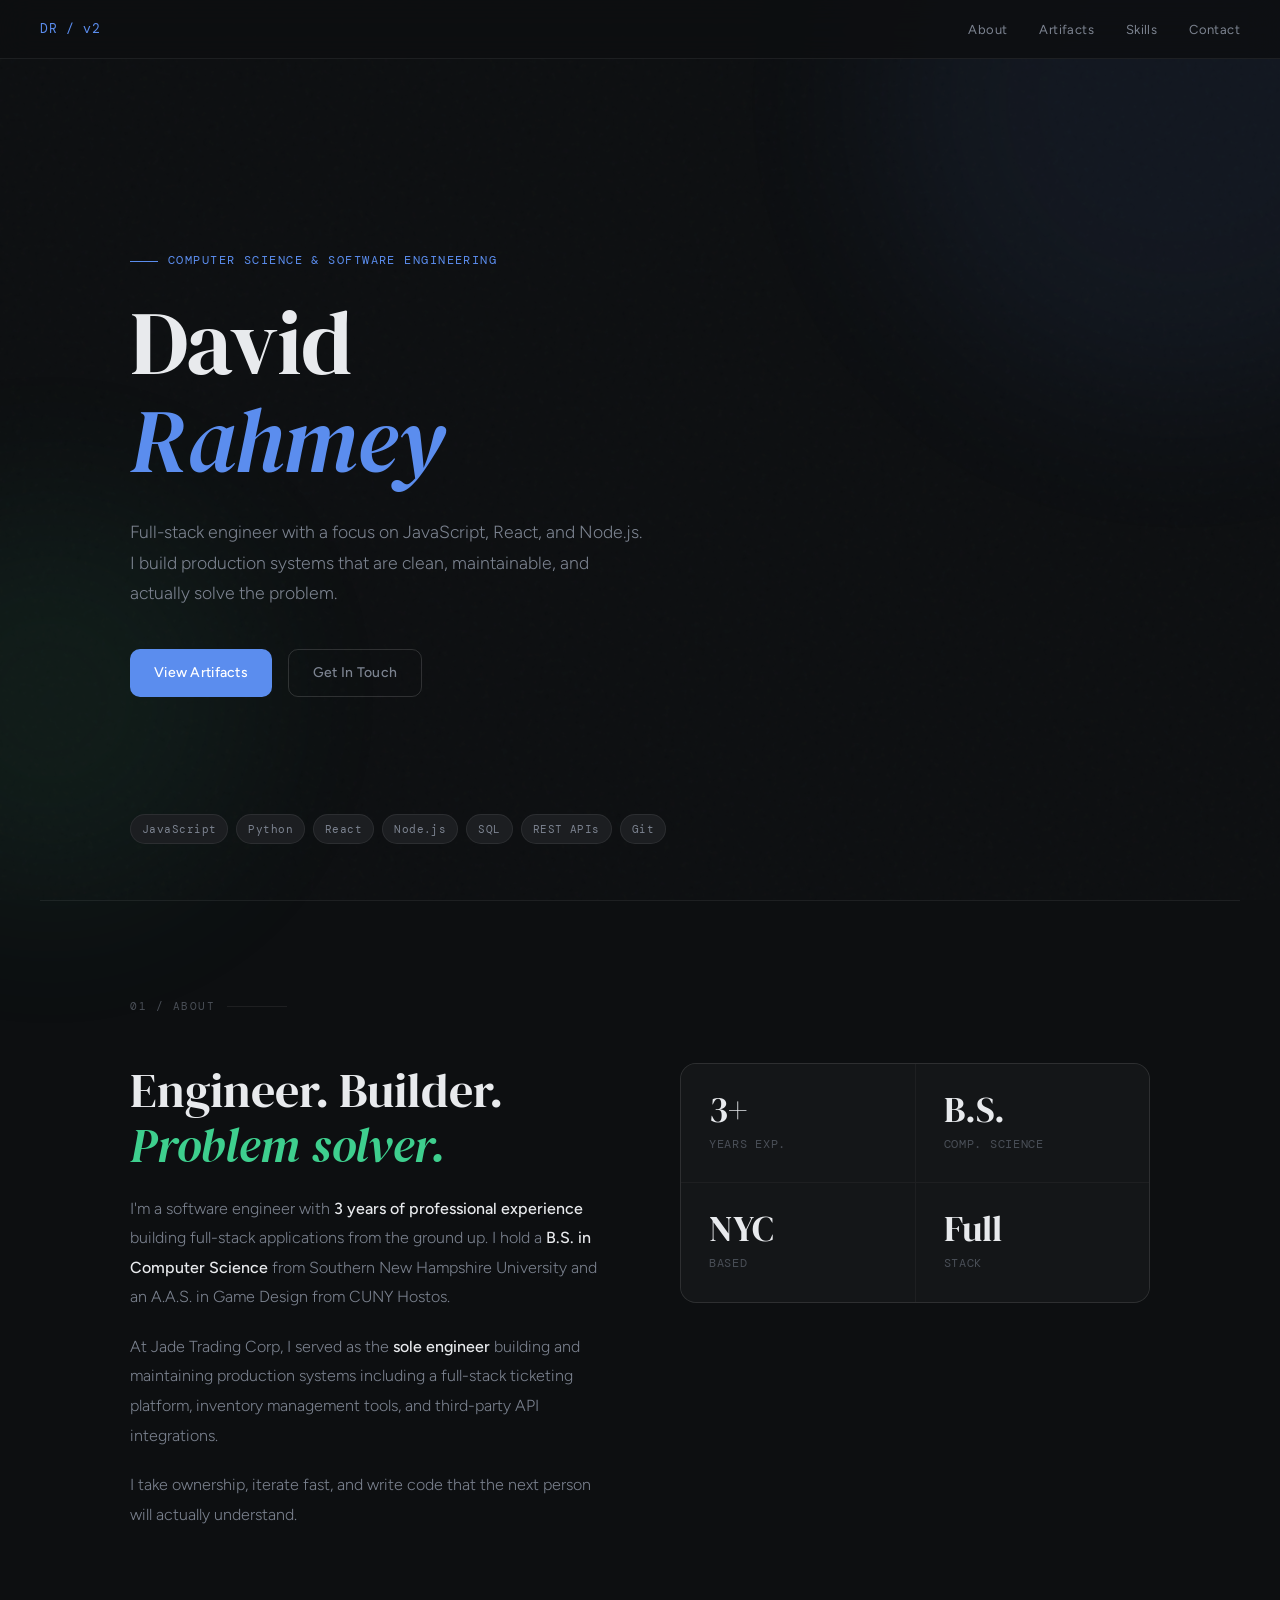
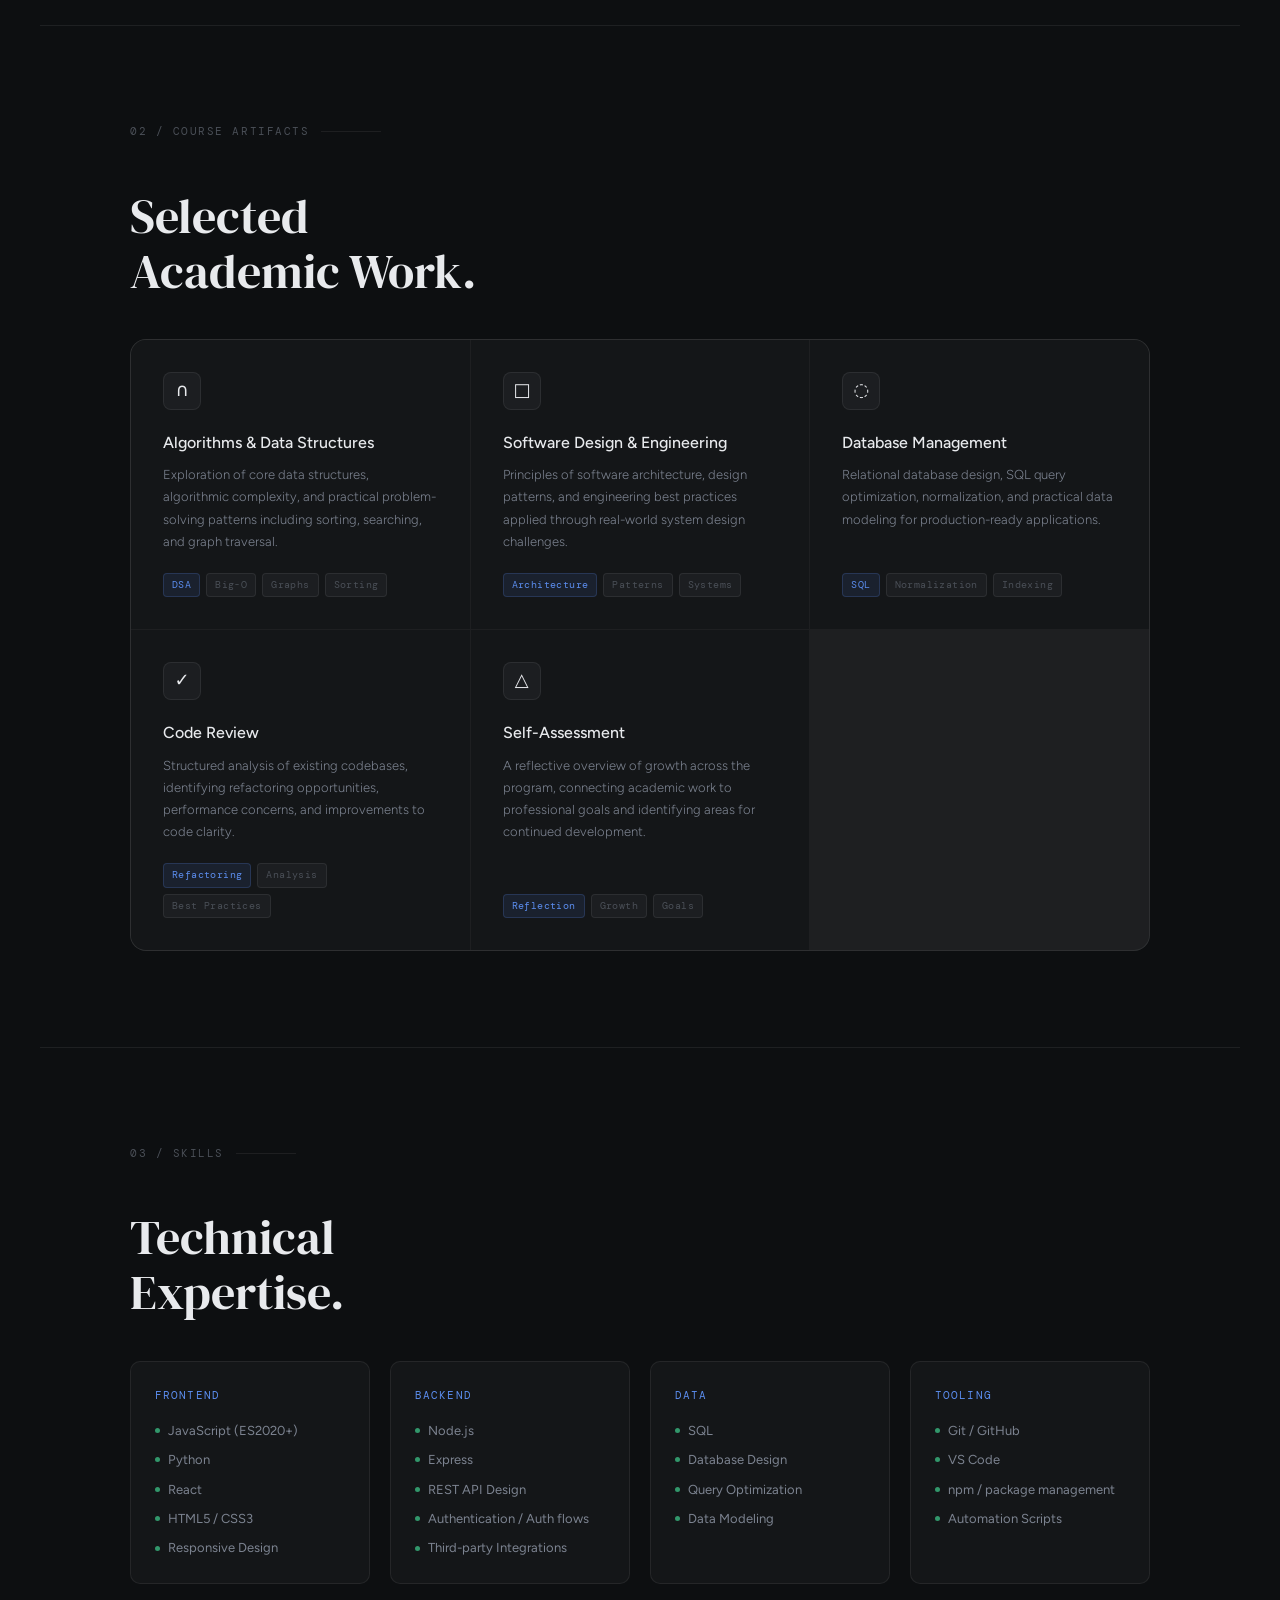
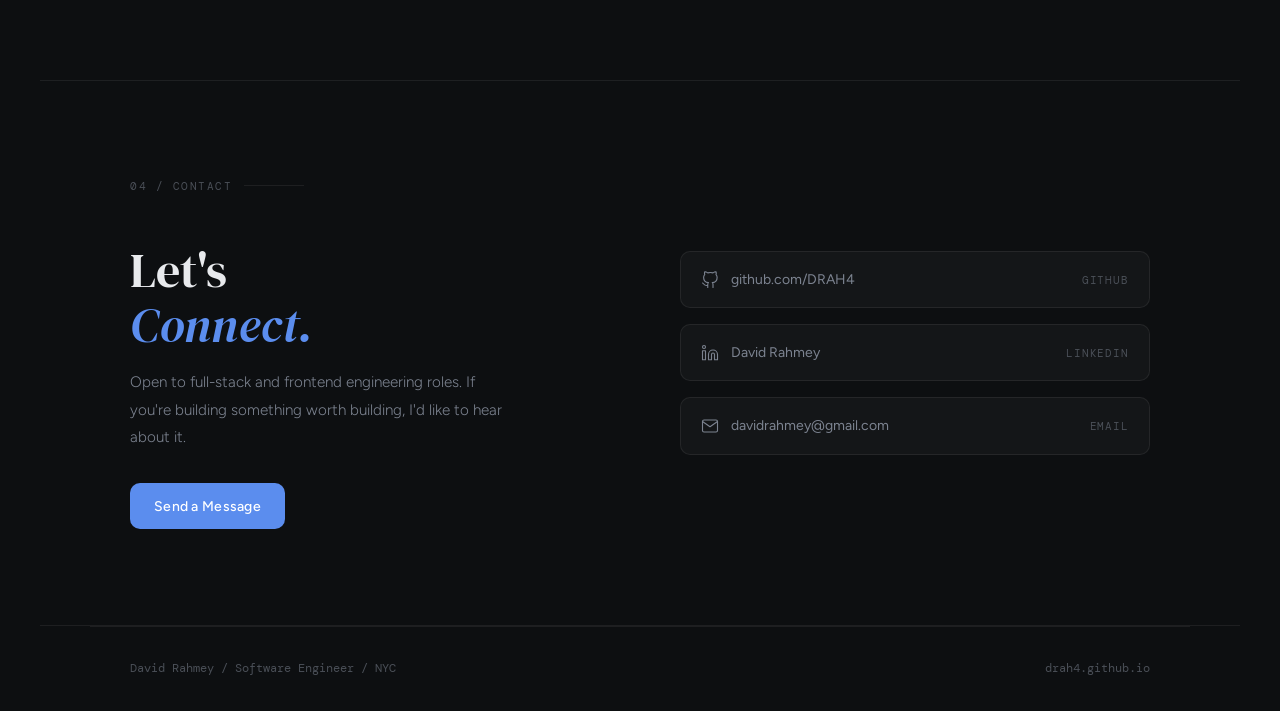
<file: index.html>
<!DOCTYPE html>
<html lang="en">
<head>
<meta charset="UTF-8" />
<meta name="viewport" content="width=device-width, initial-scale=1.0" />
<title>David Rahmey | Software Engineer</title>
<link rel="preconnect" href="https://fonts.googleapis.com" />
<link rel="preconnect" href="https://fonts.gstatic.com" crossorigin />
<link href="https://fonts.googleapis.com/css2?family=DM+Serif+Display:ital@0;1&family=DM+Mono:wght@400;500&family=Figtree:wght@300;400;500;600&display=swap" rel="stylesheet" />
<style>
  *, *::before, *::after { box-sizing: border-box; margin: 0; padding: 0; }

  :root {
    --bg: #0d0f11;
    --bg2: #141618;
    --bg3: #1c1e21;
    --surface: #1e2124;
    --border: rgba(255,255,255,0.07);
    --border-hover: rgba(255,255,255,0.14);
    --accent: #5b8dee;
    --accent2: #3ecf8e;
    --text: #e8eaed;
    --text-muted: #7c8390;
    --text-dim: #4a4f57;
    --serif: 'DM Serif Display', Georgia, serif;
    --mono: 'DM Mono', monospace;
    --sans: 'Figtree', system-ui, sans-serif;
    --radius: 10px;
    --radius-lg: 16px;
  }

  html { scroll-behavior: smooth; }

  body {
    font-family: var(--sans);
    background: var(--bg);
    color: var(--text);
    line-height: 1.65;
    min-height: 100vh;
    overflow-x: hidden;
  }

  /* ---- NOISE OVERLAY ---- */
  body::before {
    content: '';
    position: fixed;
    inset: 0;
    background-image: url("data:image/svg+xml,%3Csvg viewBox='0 0 200 200' xmlns='http://www.w3.org/2000/svg'%3E%3Cfilter id='n'%3E%3CfeTurbulence type='fractalNoise' baseFrequency='0.75' numOctaves='4' stitchTiles='stitch'/%3E%3C/filter%3E%3Crect width='100%25' height='100%25' filter='url(%23n)' opacity='0.04'/%3E%3C/svg%3E");
    pointer-events: none;
    z-index: 0;
    opacity: 0.5;
  }

  /* ---- NAV ---- */
  nav {
    position: fixed;
    top: 0; left: 0; right: 0;
    z-index: 100;
    display: flex;
    align-items: center;
    justify-content: space-between;
    padding: 1rem 2.5rem;
    border-bottom: 1px solid var(--border);
    background: rgba(13,15,17,0.85);
    backdrop-filter: blur(16px);
    -webkit-backdrop-filter: blur(16px);
  }

  .nav-logo {
    font-family: var(--mono);
    font-size: 13px;
    color: var(--accent);
    letter-spacing: 0.05em;
    text-decoration: none;
  }

  .nav-links {
    display: flex;
    gap: 2rem;
    list-style: none;
  }

  .nav-links a {
    font-size: 13px;
    color: var(--text-muted);
    text-decoration: none;
    letter-spacing: 0.03em;
    transition: color 0.2s;
  }

  .nav-links a:hover { color: var(--text); }

  /* ---- HERO ---- */
  .hero {
    position: relative;
    min-height: 100vh;
    display: flex;
    flex-direction: column;
    justify-content: center;
    padding: 8rem 2.5rem 5rem;
    max-width: 1100px;
    margin: 0 auto;
    z-index: 1;
  }

  .hero-tag {
    font-family: var(--mono);
    font-size: 12px;
    color: var(--accent);
    letter-spacing: 0.12em;
    text-transform: uppercase;
    margin-bottom: 1.5rem;
    display: flex;
    align-items: center;
    gap: 10px;
  }

  .hero-tag::before {
    content: '';
    display: inline-block;
    width: 28px;
    height: 1px;
    background: var(--accent);
  }

  h1 {
    font-family: var(--serif);
    font-size: clamp(3rem, 7vw, 6rem);
    line-height: 1.08;
    font-weight: 400;
    letter-spacing: -0.01em;
    margin-bottom: 1.75rem;
    color: var(--text);
  }

  h1 em {
    font-style: italic;
    color: var(--accent);
  }

  .hero-sub {
    font-size: 1.1rem;
    color: var(--text-muted);
    max-width: 520px;
    line-height: 1.75;
    margin-bottom: 2.5rem;
    font-weight: 300;
  }

  .hero-cta {
    display: flex;
    gap: 1rem;
    flex-wrap: wrap;
  }

  .btn {
    display: inline-flex;
    align-items: center;
    gap: 8px;
    padding: 0.7rem 1.5rem;
    border-radius: var(--radius);
    font-size: 14px;
    font-weight: 500;
    text-decoration: none;
    transition: all 0.2s;
    letter-spacing: 0.02em;
    cursor: pointer;
    border: none;
  }

  .btn-primary {
    background: var(--accent);
    color: #fff;
  }

  .btn-primary:hover {
    background: #7aa3f5;
    transform: translateY(-1px);
  }

  .btn-ghost {
    background: transparent;
    color: var(--text-muted);
    border: 1px solid var(--border-hover);
  }

  .btn-ghost:hover {
    color: var(--text);
    border-color: rgba(255,255,255,0.25);
    background: var(--bg3);
  }

  /* ---- STACK PILLS ---- */
  .stack-row {
    position: absolute;
    bottom: 3.5rem;
    left: 2.5rem;
    display: flex;
    gap: 8px;
    flex-wrap: wrap;
    max-width: 600px;
  }

  .pill {
    font-family: var(--mono);
    font-size: 11px;
    padding: 5px 11px;
    border-radius: 999px;
    background: var(--bg3);
    border: 1px solid var(--border);
    color: var(--text-muted);
    letter-spacing: 0.04em;
    transition: all 0.2s;
    cursor: default;
  }

  .pill:hover {
    border-color: var(--accent);
    color: var(--accent);
  }

  /* ---- DIVIDER LINE ---- */
  .line-divider {
    height: 1px;
    background: var(--border);
    margin: 0 2.5rem;
    position: relative;
    z-index: 1;
  }

  /* ---- SECTIONS ---- */
  section {
    position: relative;
    z-index: 1;
    max-width: 1100px;
    margin: 0 auto;
    padding: 6rem 2.5rem;
  }

  .section-label {
    font-family: var(--mono);
    font-size: 11px;
    color: var(--text-dim);
    letter-spacing: 0.14em;
    text-transform: uppercase;
    margin-bottom: 3rem;
    display: flex;
    align-items: center;
    gap: 12px;
  }

  .section-label::after {
    content: '';
    flex: 1;
    max-width: 60px;
    height: 1px;
    background: var(--border);
  }

  h2 {
    font-family: var(--serif);
    font-size: clamp(2rem, 4vw, 3rem);
    font-weight: 400;
    line-height: 1.15;
    margin-bottom: 1.25rem;
  }

  /* ---- ABOUT ---- */
  .about-grid {
    display: grid;
    grid-template-columns: 1fr 1fr;
    gap: 5rem;
    align-items: start;
  }

  .about-body {
    font-size: 1rem;
    color: var(--text-muted);
    line-height: 1.85;
    font-weight: 300;
  }

  .about-body p + p {
    margin-top: 1.25rem;
  }

  .about-body strong {
    color: var(--text);
    font-weight: 500;
  }

  .about-stats {
    display: grid;
    grid-template-columns: 1fr 1fr;
    gap: 1px;
    border: 1px solid var(--border);
    border-radius: var(--radius-lg);
    overflow: hidden;
    background: var(--border);
  }

  .stat-box {
    background: var(--bg2);
    padding: 1.75rem;
    transition: background 0.2s;
  }

  .stat-box:hover { background: var(--surface); }

  .stat-num {
    font-family: var(--serif);
    font-size: 2.25rem;
    font-weight: 400;
    color: var(--text);
    line-height: 1;
    margin-bottom: 0.4rem;
  }

  .stat-label {
    font-size: 12px;
    color: var(--text-dim);
    letter-spacing: 0.06em;
    text-transform: uppercase;
    font-family: var(--mono);
  }

  /* ---- PROJECTS ---- */
  .projects-grid {
    display: grid;
    grid-template-columns: repeat(auto-fit, minmax(300px, 1fr));
    gap: 1px;
    background: var(--border);
    border: 1px solid var(--border);
    border-radius: var(--radius-lg);
    overflow: hidden;
  }

  .project-card {
    background: var(--bg2);
    padding: 2rem;
    text-decoration: none;
    color: inherit;
    display: flex;
    flex-direction: column;
    transition: background 0.2s;
    position: relative;
    overflow: hidden;
  }

  .project-card::after {
    content: '';
    position: absolute;
    top: 0; left: 0;
    width: 100%;
    height: 2px;
    background: var(--accent);
    transform: scaleX(0);
    transform-origin: left;
    transition: transform 0.3s ease;
  }

  .project-card:hover { background: var(--surface); }
  .project-card:hover::after { transform: scaleX(1); }

  .project-icon {
    width: 38px;
    height: 38px;
    border-radius: 8px;
    background: var(--bg3);
    border: 1px solid var(--border);
    display: flex;
    align-items: center;
    justify-content: center;
    margin-bottom: 1.25rem;
    font-size: 18px;
  }

  .project-title {
    font-size: 1rem;
    font-weight: 500;
    margin-bottom: 0.5rem;
    color: var(--text);
    display: flex;
    align-items: center;
    justify-content: space-between;
  }

  .project-title svg {
    width: 14px;
    height: 14px;
    opacity: 0;
    transition: opacity 0.2s;
    flex-shrink: 0;
    stroke: var(--text-muted);
  }

  .project-card:hover .project-title svg { opacity: 1; }

  .project-desc {
    font-size: 13px;
    color: var(--text-muted);
    line-height: 1.7;
    flex: 1;
    font-weight: 300;
    margin-bottom: 1.25rem;
  }

  .project-tags {
    display: flex;
    gap: 6px;
    flex-wrap: wrap;
  }

  .tag {
    font-family: var(--mono);
    font-size: 10px;
    padding: 3px 8px;
    border-radius: 4px;
    background: var(--bg3);
    color: var(--text-dim);
    letter-spacing: 0.04em;
    border: 1px solid var(--border);
  }

  .tag-accent {
    background: rgba(91,141,238,0.1);
    color: var(--accent);
    border-color: rgba(91,141,238,0.2);
  }

  /* ---- SKILLS ---- */
  .skills-grid {
    display: grid;
    grid-template-columns: repeat(auto-fit, minmax(220px, 1fr));
    gap: 1.25rem;
  }

  .skill-group {
    background: var(--bg2);
    border: 1px solid var(--border);
    border-radius: var(--radius);
    padding: 1.5rem;
  }

  .skill-group-label {
    font-family: var(--mono);
    font-size: 11px;
    color: var(--accent);
    letter-spacing: 0.1em;
    text-transform: uppercase;
    margin-bottom: 1rem;
  }

  .skill-list {
    display: flex;
    flex-direction: column;
    gap: 8px;
  }

  .skill-item {
    font-size: 13px;
    color: var(--text-muted);
    display: flex;
    align-items: center;
    gap: 8px;
  }

  .skill-item::before {
    content: '';
    width: 5px;
    height: 5px;
    border-radius: 50%;
    background: var(--accent2);
    flex-shrink: 0;
    opacity: 0.7;
  }

  /* ---- CONTACT ---- */
  .contact-wrap {
    display: grid;
    grid-template-columns: 1fr 1fr;
    gap: 5rem;
    align-items: center;
  }

  .contact-heading { margin-bottom: 1rem; }

  .contact-sub {
    color: var(--text-muted);
    font-weight: 300;
    font-size: 0.95rem;
    max-width: 380px;
    line-height: 1.8;
    margin-bottom: 2rem;
  }

  .contact-links {
    display: flex;
    flex-direction: column;
    gap: 1rem;
  }

  .contact-link {
    display: flex;
    align-items: center;
    gap: 12px;
    color: var(--text-muted);
    text-decoration: none;
    font-size: 14px;
    transition: color 0.2s;
    padding: 1rem 1.25rem;
    background: var(--bg2);
    border: 1px solid var(--border);
    border-radius: var(--radius);
    transition: all 0.2s;
  }

  .contact-link:hover {
    color: var(--text);
    border-color: var(--border-hover);
    background: var(--surface);
    transform: translateX(4px);
  }

  .contact-link-label {
    font-size: 11px;
    font-family: var(--mono);
    color: var(--text-dim);
    margin-left: auto;
    letter-spacing: 0.08em;
    text-transform: uppercase;
  }

  /* ---- FOOTER ---- */
  footer {
    border-top: 1px solid var(--border);
    padding: 2rem 2.5rem;
    display: flex;
    align-items: center;
    justify-content: space-between;
    position: relative;
    z-index: 1;
    max-width: 1100px;
    margin: 0 auto;
  }

  .footer-copy {
    font-size: 12px;
    color: var(--text-dim);
    font-family: var(--mono);
  }

  /* ---- BACKGROUND GLOW ---- */
  .glow {
    position: fixed;
    border-radius: 50%;
    filter: blur(90px);
    pointer-events: none;
    z-index: 0;
    opacity: 0.07;
  }

  .glow-1 {
    width: 600px; height: 600px;
    background: var(--accent);
    top: -200px; right: -200px;
  }

  .glow-2 {
    width: 400px; height: 400px;
    background: var(--accent2);
    bottom: 0; left: -150px;
  }

  /* ---- FADE-IN ANIMATION ---- */
  .fade-up {
    opacity: 0;
    transform: translateY(20px);
    animation: fadeUp 0.7s forwards;
  }

  @keyframes fadeUp {
    to { opacity: 1; transform: translateY(0); }
  }

  .delay-1 { animation-delay: 0.1s; }
  .delay-2 { animation-delay: 0.2s; }
  .delay-3 { animation-delay: 0.3s; }
  .delay-4 { animation-delay: 0.45s; }
  .delay-5 { animation-delay: 0.6s; }

  /* ---- RESPONSIVE ---- */
  @media (max-width: 768px) {
    nav { padding: 1rem 1.25rem; }
    .nav-links { gap: 1.25rem; }
    .hero { padding: 7rem 1.25rem 8rem; }
    .stack-row { left: 1.25rem; bottom: 2.5rem; }
    section { padding: 4rem 1.25rem; }
    .line-divider { margin: 0 1.25rem; }
    .about-grid { grid-template-columns: 1fr; gap: 3rem; }
    .contact-wrap { grid-template-columns: 1fr; gap: 2.5rem; }
    footer { padding: 1.5rem 1.25rem; flex-direction: column; gap: 0.5rem; text-align: center; }
  }
</style>
</head>
<body>

<div class="glow glow-1"></div>
<div class="glow glow-2"></div>

<!-- NAV -->
<nav>
  <a class="nav-logo" href="#">DR / v2</a>
  <ul class="nav-links">
    <li><a href="#about">About</a></li>
    <li><a href="#projects">Artifacts</a></li>
    <li><a href="#skills">Skills</a></li>
    <li><a href="#contact">Contact</a></li>
  </ul>
</nav>

<!-- HERO -->
<div class="hero">
  <p class="hero-tag fade-up">Computer Science &amp; Software Engineering</p>
  <h1 class="fade-up delay-1">David<br/><em>Rahmey</em></h1>
  <p class="hero-sub fade-up delay-2">
    Full-stack engineer with a focus on JavaScript, React, and Node.js. I build production systems that are clean, maintainable, and actually solve the problem.
  </p>
  <div class="hero-cta fade-up delay-3">
    <a href="#projects" class="btn btn-primary">View Artifacts</a>
    <a href="#contact" class="btn btn-ghost">Get In Touch</a>
  </div>
  <div class="stack-row fade-up delay-5">
    <span class="pill">JavaScript</span>
    <span class="pill">Python</span>
    <span class="pill">React</span>
    <span class="pill">Node.js</span>
    <span class="pill">SQL</span>
    <span class="pill">REST APIs</span>
    <span class="pill">Git</span>
  </div>
</div>

<div class="line-divider"></div>

<!-- ABOUT -->
<section id="about">
  <p class="section-label">01 / About</p>
  <div class="about-grid">
    <div>
      <h2>Engineer. Builder.<br/><em style="font-style:italic; color: var(--accent2);">Problem solver.</em></h2>
      <div class="about-body">
        <p>
          I'm a software engineer with <strong>3 years of professional experience</strong> building full-stack applications from the ground up. I hold a <strong>B.S. in Computer Science</strong> from Southern New Hampshire University and an A.A.S. in Game Design from CUNY Hostos.
        </p>
        <p>
          At Jade Trading Corp, I served as the <strong>sole engineer</strong> building and maintaining production systems including a full-stack ticketing platform, inventory management tools, and third-party API integrations.
        </p>
        <p>
          I take ownership, iterate fast, and write code that the next person will actually understand.
        </p>
      </div>
    </div>
    <div class="about-stats">
      <div class="stat-box">
        <div class="stat-num">3+</div>
        <div class="stat-label">Years Exp.</div>
      </div>
      <div class="stat-box">
        <div class="stat-num">B.S.</div>
        <div class="stat-label">Comp. Science</div>
      </div>
      <div class="stat-box">
        <div class="stat-num">NYC</div>
        <div class="stat-label">Based</div>
      </div>
      <div class="stat-box">
        <div class="stat-num">Full</div>
        <div class="stat-label">Stack</div>
      </div>
    </div>
  </div>
</section>

<div class="line-divider"></div>

<!-- PROJECTS / ARTIFACTS -->
<section id="projects">
  <p class="section-label">02 / Course Artifacts</p>
  <h2 style="margin-bottom: 2.5rem;">Selected<br/>Academic Work.</h2>
  <div class="projects-grid">

    <a href="algorithms-and-data-structures.html" class="project-card">
      <div class="project-icon">&#x2229;</div>
      <div class="project-title">
        Algorithms &amp; Data Structures
        <svg viewBox="0 0 24 24" fill="none" stroke-width="2" stroke-linecap="round" stroke-linejoin="round"><path d="M7 17L17 7M17 7H7M17 7v10"/></svg>
      </div>
      <p class="project-desc">
        Exploration of core data structures, algorithmic complexity, and practical problem-solving patterns including sorting, searching, and graph traversal.
      </p>
      <div class="project-tags">
        <span class="tag tag-accent">DSA</span>
        <span class="tag">Big-O</span>
        <span class="tag">Graphs</span>
        <span class="tag">Sorting</span>
      </div>
    </a>

    <a href="software-design-and-engineering.html" class="project-card">
      <div class="project-icon">&#x25A1;</div>
      <div class="project-title">
        Software Design &amp; Engineering
        <svg viewBox="0 0 24 24" fill="none" stroke-width="2" stroke-linecap="round" stroke-linejoin="round"><path d="M7 17L17 7M17 7H7M17 7v10"/></svg>
      </div>
      <p class="project-desc">
        Principles of software architecture, design patterns, and engineering best practices applied through real-world system design challenges.
      </p>
      <div class="project-tags">
        <span class="tag tag-accent">Architecture</span>
        <span class="tag">Patterns</span>
        <span class="tag">Systems</span>
      </div>
    </a>

    <a href="database.html" class="project-card">
      <div class="project-icon">&#x25CC;</div>
      <div class="project-title">
        Database Management
        <svg viewBox="0 0 24 24" fill="none" stroke-width="2" stroke-linecap="round" stroke-linejoin="round"><path d="M7 17L17 7M17 7H7M17 7v10"/></svg>
      </div>
      <p class="project-desc">
        Relational database design, SQL query optimization, normalization, and practical data modeling for production-ready applications.
      </p>
      <div class="project-tags">
        <span class="tag tag-accent">SQL</span>
        <span class="tag">Normalization</span>
        <span class="tag">Indexing</span>
      </div>
    </a>

    <a href="code-review.html" class="project-card">
      <div class="project-icon">&#x2713;</div>
      <div class="project-title">
        Code Review
        <svg viewBox="0 0 24 24" fill="none" stroke-width="2" stroke-linecap="round" stroke-linejoin="round"><path d="M7 17L17 7M17 7H7M17 7v10"/></svg>
      </div>
      <p class="project-desc">
        Structured analysis of existing codebases, identifying refactoring opportunities, performance concerns, and improvements to code clarity.
      </p>
      <div class="project-tags">
        <span class="tag tag-accent">Refactoring</span>
        <span class="tag">Analysis</span>
        <span class="tag">Best Practices</span>
      </div>
    </a>

    <a href="self-assessment.html" class="project-card">
      <div class="project-icon">&#x25B3;</div>
      <div class="project-title">
        Self-Assessment
        <svg viewBox="0 0 24 24" fill="none" stroke-width="2" stroke-linecap="round" stroke-linejoin="round"><path d="M7 17L17 7M17 7H7M17 7v10"/></svg>
      </div>
      <p class="project-desc">
        A reflective overview of growth across the program, connecting academic work to professional goals and identifying areas for continued development.
      </p>
      <div class="project-tags">
        <span class="tag tag-accent">Reflection</span>
        <span class="tag">Growth</span>
        <span class="tag">Goals</span>
      </div>
    </a>

  </div>
</section>

<div class="line-divider"></div>

<!-- SKILLS -->
<section id="skills">
  <p class="section-label">03 / Skills</p>
  <h2 style="margin-bottom: 2.5rem;">Technical<br/>Expertise.</h2>
  <div class="skills-grid">
    <div class="skill-group">
      <div class="skill-group-label">Frontend</div>
      <div class="skill-list">
        <span class="skill-item">JavaScript (ES2020+)</span>
        <span class="skill-item">Python</span>
        <span class="skill-item">React</span>
        <span class="skill-item">HTML5 / CSS3</span>
        <span class="skill-item">Responsive Design</span>
      </div>
    </div>
    <div class="skill-group">
      <div class="skill-group-label">Backend</div>
      <div class="skill-list">
        <span class="skill-item">Node.js</span>
        <span class="skill-item">Express</span>
        <span class="skill-item">REST API Design</span>
        <span class="skill-item">Authentication / Auth flows</span>
        <span class="skill-item">Third-party Integrations</span>
      </div>
    </div>
    <div class="skill-group">
      <div class="skill-group-label">Data</div>
      <div class="skill-list">
        <span class="skill-item">SQL</span>
        <span class="skill-item">Database Design</span>
        <span class="skill-item">Query Optimization</span>
        <span class="skill-item">Data Modeling</span>
      </div>
    </div>
    <div class="skill-group">
      <div class="skill-group-label">Tooling</div>
      <div class="skill-list">
        <span class="skill-item">Git / GitHub</span>
        <span class="skill-item">VS Code</span>
        <span class="skill-item">npm / package management</span>
        <span class="skill-item">Automation Scripts</span>
      </div>
    </div>
  </div>
</section>

<div class="line-divider"></div>

<!-- CONTACT -->
<section id="contact">
  <div class="contact-wrap">
    <div>
      <p class="section-label">04 / Contact</p>
      <h2 class="contact-heading">Let's<br/><em style="font-style:italic; color:var(--accent);">Connect.</em></h2>
      <p class="contact-sub">
        Open to full-stack and frontend engineering roles. If you're building something worth building, I'd like to hear about it.
      </p>
      <a href="mailto:davidrahmey@gmail.com" class="btn btn-primary" style="display:inline-flex;">Send a Message</a>
    </div>
    <div class="contact-links">
      <a href="https://github.com/DRAH4" target="_blank" rel="noopener" class="contact-link">
        <svg width="18" height="18" viewBox="0 0 24 24" fill="none" stroke="currentColor" stroke-width="1.5" stroke-linecap="round" stroke-linejoin="round"><path d="M9 19c-5 1.5-5-2.5-7-3m14 6v-3.87a3.37 3.37 0 0 0-.94-2.61c3.14-.35 6.44-1.54 6.44-7A5.44 5.44 0 0 0 20 4.77 5.07 5.07 0 0 0 19.91 1S18.73.65 16 2.48a13.38 13.38 0 0 0-7 0C6.27.65 5.09 1 5.09 1A5.07 5.07 0 0 0 5 4.77a5.44 5.44 0 0 0-1.5 3.78c0 5.42 3.3 6.61 6.44 7A3.37 3.37 0 0 0 9 18.13V22"/></svg>
        github.com/DRAH4
        <span class="contact-link-label">GitHub</span>
      </a>
      <a href="https://www.linkedin.com/in/david-rahmey/" target="_blank" rel="noopener" class="contact-link">
        <svg width="18" height="18" viewBox="0 0 24 24" fill="none" stroke="currentColor" stroke-width="1.5" stroke-linecap="round" stroke-linejoin="round"><path d="M16 8a6 6 0 0 1 6 6v7h-4v-7a2 2 0 0 0-2-2 2 2 0 0 0-2 2v7h-4v-7a6 6 0 0 1 6-6z"/><rect x="2" y="9" width="4" height="12"/><circle cx="4" cy="4" r="2"/></svg>
        David Rahmey
        <span class="contact-link-label">LinkedIn</span>
      </a>
      <a href="mailto:davidrahmey@gmail.com" class="contact-link">
        <svg width="18" height="18" viewBox="0 0 24 24" fill="none" stroke="currentColor" stroke-width="1.5" stroke-linecap="round" stroke-linejoin="round"><path d="M4 4h16c1.1 0 2 .9 2 2v12c0 1.1-.9 2-2 2H4c-1.1 0-2-.9-2-2V6c0-1.1.9-2 2-2z"/><polyline points="22,6 12,13 2,6"/></svg>
        davidrahmey@gmail.com
        <span class="contact-link-label">Email</span>
      </a>
    </div>
  </div>
</section>

<div class="line-divider"></div>

<!-- FOOTER -->
<footer>
  <span class="footer-copy">David Rahmey / Software Engineer / NYC</span>
  <span class="footer-copy">drah4.github.io</span>
</footer>

</body>
</html>
</file>
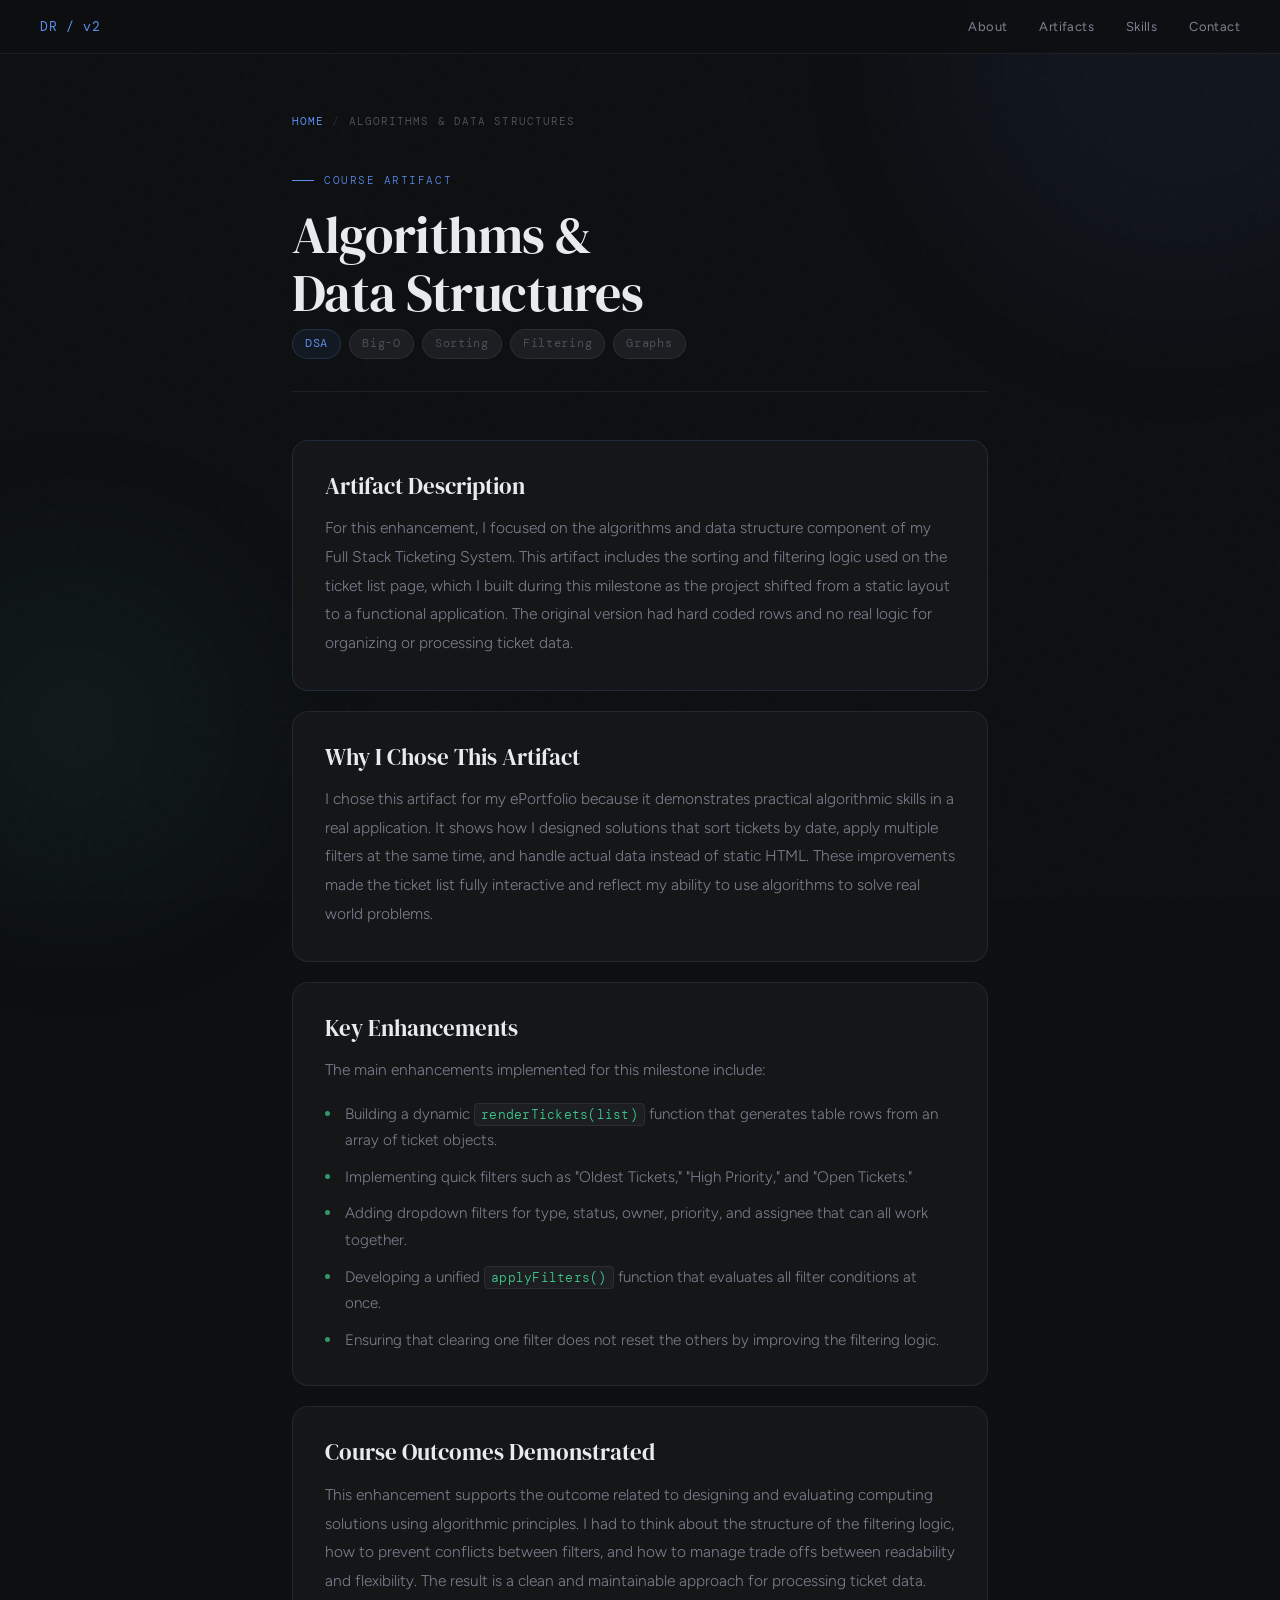
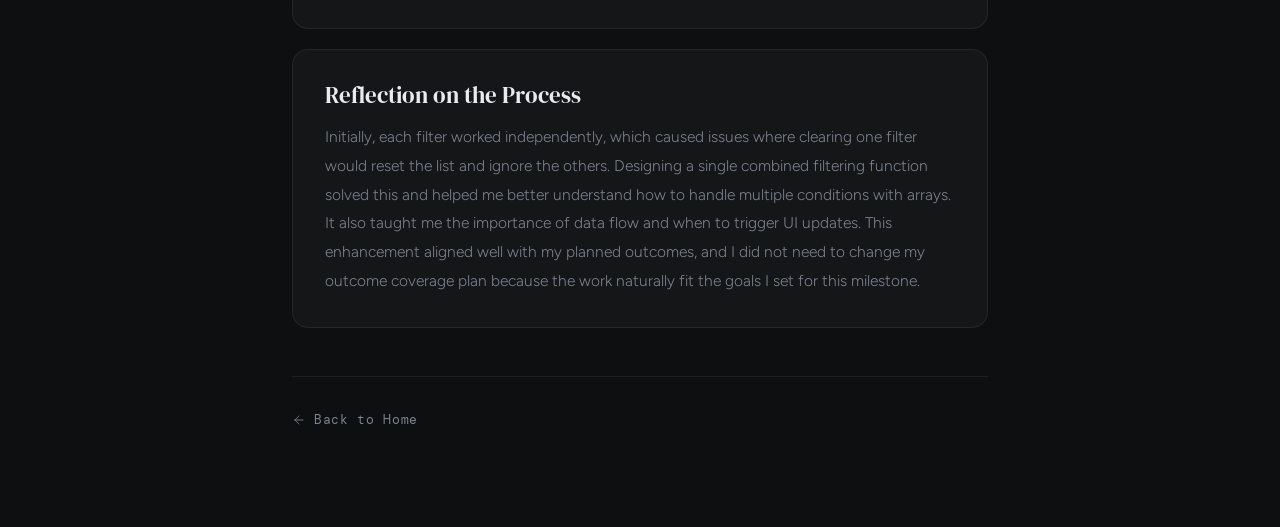
<file: algorithms-and-data-structures.html>
<!DOCTYPE html>
<html lang="en">
<head>
<meta charset="UTF-8" />
<meta name="viewport" content="width=device-width, initial-scale=1.0" />
<title>Algorithms &amp; Data Structures | David Rahmey</title>
<link rel="preconnect" href="https://fonts.googleapis.com" />
<link rel="preconnect" href="https://fonts.gstatic.com" crossorigin />
<link href="https://fonts.googleapis.com/css2?family=DM+Serif+Display:ital@0;1&family=DM+Mono:wght@400;500&family=Figtree:wght@300;400;500;600&display=swap" rel="stylesheet" />
<style>
*, *::before, *::after { box-sizing: border-box; margin: 0; padding: 0; }
:root {
  --bg: #0d0f11; --bg2: #141618; --bg3: #1c1e21; --surface: #1e2124;
  --border: rgba(255,255,255,0.07); --border-hover: rgba(255,255,255,0.14);
  --accent: #5b8dee; --accent2: #3ecf8e;
  --text: #e8eaed; --text-muted: #7c8390; --text-dim: #4a4f57;
  --serif: "DM Serif Display", Georgia, serif;
  --mono: "DM Mono", monospace;
  --sans: "Figtree", system-ui, sans-serif;
  --radius: 10px; --radius-lg: 16px; --max: 760px;
}
html { scroll-behavior: smooth; }
body { font-family: var(--sans); background: var(--bg); color: var(--text); line-height: 1.65; min-height: 100vh; overflow-x: hidden; }
body::before { content: ""; position: fixed; inset: 0; background-image: url("data:image/svg+xml,%3Csvg viewBox='0 0 200 200' xmlns='http://www.w3.org/2000/svg'%3E%3Cfilter id='n'%3E%3CfeTurbulence type='fractalNoise' baseFrequency='0.75' numOctaves='4' stitchTiles='stitch'/%3E%3C/filter%3E%3Crect width='100%25' height='100%25' filter='url(%23n)' opacity='0.04'/%3E%3C/svg%3E"); pointer-events: none; z-index: 0; opacity: 0.5; }
nav { position: fixed; top: 0; left: 0; right: 0; z-index: 100; display: flex; align-items: center; justify-content: space-between; padding: 1rem 2.5rem; border-bottom: 1px solid var(--border); background: rgba(13,15,17,0.85); backdrop-filter: blur(16px); -webkit-backdrop-filter: blur(16px); }
.nav-logo { font-family: var(--mono); font-size: 13px; color: var(--accent); letter-spacing: 0.05em; text-decoration: none; }
.nav-links { display: flex; flex-direction: row; gap: 2rem; list-style: none; margin: 0; padding: 0; }
.nav-links li { display: inline; }
.nav-links a { font-size: 13px; color: var(--text-muted); text-decoration: none; letter-spacing: 0.03em; transition: color 0.2s; }
.nav-links a:hover { color: var(--text); }
.page-wrap { position: relative; z-index: 1; max-width: var(--max); margin: 0 auto; padding: 7rem 2rem 6rem; }
.breadcrumb { display: flex; align-items: center; gap: 8px; font-family: var(--mono); font-size: 11px; color: var(--text-dim); letter-spacing: 0.1em; text-transform: uppercase; margin-bottom: 2.5rem; }
.breadcrumb a { color: var(--accent); text-decoration: none; }
.breadcrumb a:hover { text-decoration: underline; }
.breadcrumb span { opacity: 0.4; }
.artifact-label { font-family: var(--mono); font-size: 11px; color: var(--accent); letter-spacing: 0.14em; text-transform: uppercase; margin-bottom: 1rem; display: flex; align-items: center; gap: 10px; }
.artifact-label::before { content: ""; display: inline-block; width: 22px; height: 1px; background: var(--accent); }
h1 { font-family: var(--serif); font-size: clamp(2rem, 5vw, 3.25rem); font-weight: 400; line-height: 1.1; letter-spacing: -0.01em; margin-bottom: 0.5rem; color: var(--text); }
.page-meta { font-family: var(--mono); font-size: 12px; color: var(--text-dim); margin-bottom: 3rem; padding-bottom: 2rem; border-bottom: 1px solid var(--border); display: flex; gap: 8px; flex-wrap: wrap; }
.meta-pill { background: var(--bg3); border: 1px solid var(--border); border-radius: 999px; padding: 4px 12px; color: var(--text-dim); letter-spacing: 0.06em; }
.meta-pill.accent { background: rgba(91,141,238,0.08); border-color: rgba(91,141,238,0.2); color: var(--accent); }
h2 { font-family: var(--serif); font-size: 1.45rem; font-weight: 400; color: var(--text); margin-bottom: 0.85rem; line-height: 1.2; }
p { font-size: 0.97rem; color: var(--text-muted); line-height: 1.85; font-weight: 300; margin-bottom: 1rem; }
p:last-child { margin-bottom: 0; }
ul { margin: 0.75rem 0 0 0; padding: 0; list-style: none; display: flex; flex-direction: column; gap: 10px; }
ul li { font-size: 0.95rem; color: var(--text-muted); line-height: 1.75; font-weight: 300; padding-left: 1.25rem; position: relative; }
ul li::before { content: ""; position: absolute; left: 0; top: 0.65em; width: 5px; height: 5px; border-radius: 50%; background: var(--accent2); opacity: 0.7; }
code { font-family: var(--mono); font-size: 0.83em; background: var(--bg3); border: 1px solid var(--border); border-radius: 4px; padding: 2px 6px; color: var(--accent2); letter-spacing: 0.02em; }
.section-block { background: var(--bg2); border: 1px solid var(--border); border-radius: var(--radius-lg); padding: 2rem; margin-bottom: 1.25rem; }
.section-block.highlight { border-color: rgba(91,141,238,0.18); }
.back-row { margin-top: 3rem; padding-top: 2rem; border-top: 1px solid var(--border); display: flex; align-items: center; }
.back-link { display: inline-flex; align-items: center; gap: 8px; font-size: 13px; font-family: var(--mono); letter-spacing: 0.05em; color: var(--text-muted); text-decoration: none; transition: color 0.2s; }
.back-link:hover { color: var(--accent); }
.back-link svg { width: 14px; height: 14px; stroke: currentColor; fill: none; stroke-linecap: round; stroke-linejoin: round; stroke-width: 1.5; }
.glow { position: fixed; border-radius: 50%; filter: blur(90px); pointer-events: none; z-index: 0; opacity: 0.06; }
.glow-1 { width: 500px; height: 500px; background: #5b8dee; top: -200px; right: -150px; }
.glow-2 { width: 350px; height: 350px; background: #3ecf8e; bottom: 0; left: -100px; }
</style>
</head>
<body>
<div class="glow glow-1"></div>
<div class="glow glow-2"></div>

<nav>
  <a class="nav-logo" href="index.html">DR / v2</a>
  <ul class="nav-links">
    <a href="index.html#about">About</a>
    <a href="index.html#projects">Artifacts</a>
    <a href="index.html#skills">Skills</a>
    <a href="index.html#contact">Contact</a>
  </ul>
</nav>

<div class="page-wrap">
  <div class="breadcrumb">
    <a href="index.html">Home</a>
    <span>/</span>
    Algorithms &amp; Data Structures
  </div>
  <p class="artifact-label">Course Artifact</p>
  <h1>Algorithms &amp;<br/>Data Structures</h1>
  <div class="page-meta">
    <span class="meta-pill accent">DSA</span>
    <span class="meta-pill">Big-O</span>
    <span class="meta-pill">Sorting</span>
    <span class="meta-pill">Filtering</span>
    <span class="meta-pill">Graphs</span>
  </div>
  <div class="section-block highlight">
    <h2>Artifact Description</h2>
    <p>For this enhancement, I focused on the algorithms and data structure component of my Full Stack Ticketing System. This artifact includes the sorting and filtering logic used on the ticket list page, which I built during this milestone as the project shifted from a static layout to a functional application. The original version had hard coded rows and no real logic for organizing or processing ticket data.</p>
  </div>
  <div class="section-block">
    <h2>Why I Chose This Artifact</h2>
    <p>I chose this artifact for my ePortfolio because it demonstrates practical algorithmic skills in a real application. It shows how I designed solutions that sort tickets by date, apply multiple filters at the same time, and handle actual data instead of static HTML. These improvements made the ticket list fully interactive and reflect my ability to use algorithms to solve real world problems.</p>
  </div>
  <div class="section-block">
    <h2>Key Enhancements</h2>
    <p>The main enhancements implemented for this milestone include:</p>
    <ul>
      <li>Building a dynamic <code>renderTickets(list)</code> function that generates table rows from an array of ticket objects.</li>
      <li>Implementing quick filters such as "Oldest Tickets," "High Priority," and "Open Tickets."</li>
      <li>Adding dropdown filters for type, status, owner, priority, and assignee that can all work together.</li>
      <li>Developing a unified <code>applyFilters()</code> function that evaluates all filter conditions at once.</li>
      <li>Ensuring that clearing one filter does not reset the others by improving the filtering logic.</li>
    </ul>
  </div>
  <div class="section-block">
    <h2>Course Outcomes Demonstrated</h2>
    <p>This enhancement supports the outcome related to designing and evaluating computing solutions using algorithmic principles. I had to think about the structure of the filtering logic, how to prevent conflicts between filters, and how to manage trade offs between readability and flexibility. The result is a clean and maintainable approach for processing ticket data.</p>
  </div>
  <div class="section-block">
    <h2>Reflection on the Process</h2>
    <p>Initially, each filter worked independently, which caused issues where clearing one filter would reset the list and ignore the others. Designing a single combined filtering function solved this and helped me better understand how to handle multiple conditions with arrays. It also taught me the importance of data flow and when to trigger UI updates. This enhancement aligned well with my planned outcomes, and I did not need to change my outcome coverage plan because the work naturally fit the goals I set for this milestone.</p>
  </div>
  <div class="back-row">
    <a class="back-link" href="index.html">
      <svg viewBox="0 0 24 24"><path d="M19 12H5M5 12l7-7M5 12l7 7"/></svg>
      Back to Home
    </a>
  </div>
</div>
</body>
</html>
</file>
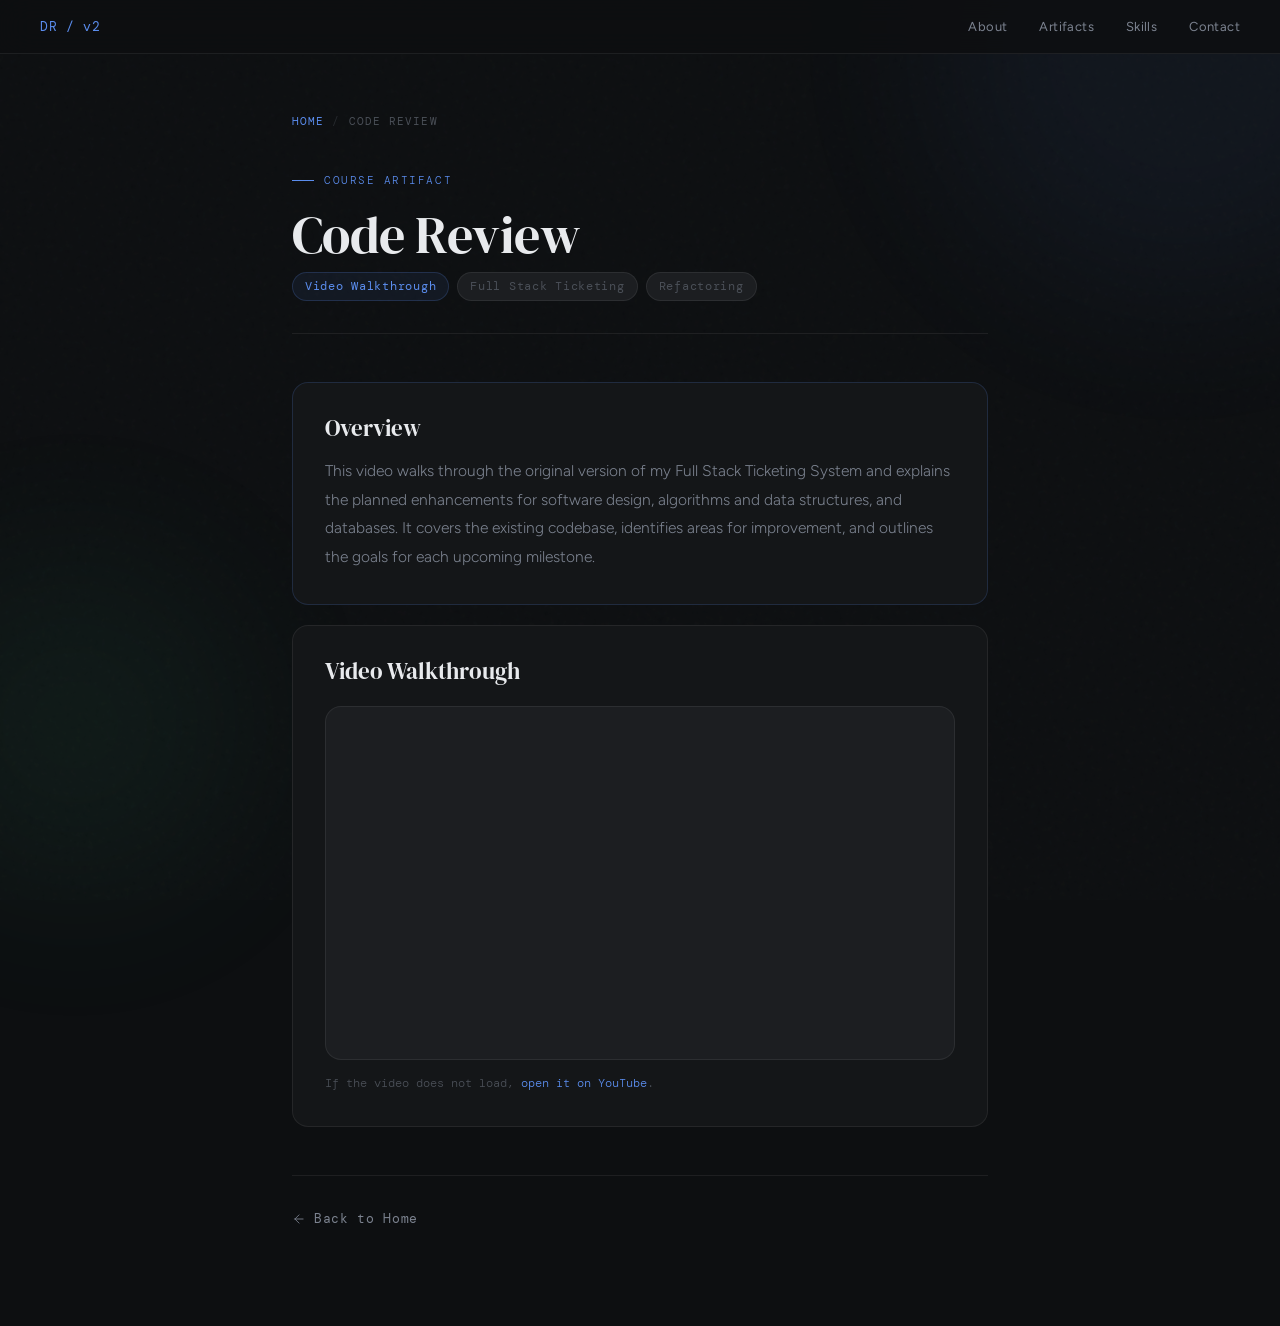
<file: code-review.html>
<!DOCTYPE html>
<html lang="en">
<head>
<meta charset="UTF-8" />
<meta name="viewport" content="width=device-width, initial-scale=1.0" />
<title>Code Review | David Rahmey</title>
<link rel="preconnect" href="https://fonts.googleapis.com" />
<link rel="preconnect" href="https://fonts.gstatic.com" crossorigin />
<link href="https://fonts.googleapis.com/css2?family=DM+Serif+Display:ital@0;1&family=DM+Mono:wght@400;500&family=Figtree:wght@300;400;500;600&display=swap" rel="stylesheet" />
<style>
*, *::before, *::after { box-sizing: border-box; margin: 0; padding: 0; }
:root {
  --bg: #0d0f11; --bg2: #141618; --bg3: #1c1e21; --surface: #1e2124;
  --border: rgba(255,255,255,0.07); --border-hover: rgba(255,255,255,0.14);
  --accent: #5b8dee; --accent2: #3ecf8e;
  --text: #e8eaed; --text-muted: #7c8390; --text-dim: #4a4f57;
  --serif: "DM Serif Display", Georgia, serif;
  --mono: "DM Mono", monospace;
  --sans: "Figtree", system-ui, sans-serif;
  --radius: 10px; --radius-lg: 16px; --max: 760px;
}
html { scroll-behavior: smooth; }
body { font-family: var(--sans); background: var(--bg); color: var(--text); line-height: 1.65; min-height: 100vh; overflow-x: hidden; }
body::before { content: ""; position: fixed; inset: 0; background-image: url("data:image/svg+xml,%3Csvg viewBox='0 0 200 200' xmlns='http://www.w3.org/2000/svg'%3E%3Cfilter id='n'%3E%3CfeTurbulence type='fractalNoise' baseFrequency='0.75' numOctaves='4' stitchTiles='stitch'/%3E%3C/filter%3E%3Crect width='100%25' height='100%25' filter='url(%23n)' opacity='0.04'/%3E%3C/svg%3E"); pointer-events: none; z-index: 0; opacity: 0.5; }
nav { position: fixed; top: 0; left: 0; right: 0; z-index: 100; display: flex; align-items: center; justify-content: space-between; padding: 1rem 2.5rem; border-bottom: 1px solid var(--border); background: rgba(13,15,17,0.85); backdrop-filter: blur(16px); -webkit-backdrop-filter: blur(16px); }
.nav-logo { font-family: var(--mono); font-size: 13px; color: var(--accent); letter-spacing: 0.05em; text-decoration: none; }
.nav-links { display: flex; flex-direction: row; gap: 2rem; list-style: none; margin: 0; padding: 0; }
.nav-links li { display: inline; }
.nav-links a { font-size: 13px; color: var(--text-muted); text-decoration: none; letter-spacing: 0.03em; transition: color 0.2s; }
.nav-links a:hover { color: var(--text); }
.page-wrap { position: relative; z-index: 1; max-width: var(--max); margin: 0 auto; padding: 7rem 2rem 6rem; }
.breadcrumb { display: flex; align-items: center; gap: 8px; font-family: var(--mono); font-size: 11px; color: var(--text-dim); letter-spacing: 0.1em; text-transform: uppercase; margin-bottom: 2.5rem; }
.breadcrumb a { color: var(--accent); text-decoration: none; }
.breadcrumb a:hover { text-decoration: underline; }
.breadcrumb span { opacity: 0.4; }
.artifact-label { font-family: var(--mono); font-size: 11px; color: var(--accent); letter-spacing: 0.14em; text-transform: uppercase; margin-bottom: 1rem; display: flex; align-items: center; gap: 10px; }
.artifact-label::before { content: ""; display: inline-block; width: 22px; height: 1px; background: var(--accent); }
h1 { font-family: var(--serif); font-size: clamp(2rem, 5vw, 3.25rem); font-weight: 400; line-height: 1.1; letter-spacing: -0.01em; margin-bottom: 0.5rem; color: var(--text); }
.page-meta { font-family: var(--mono); font-size: 12px; color: var(--text-dim); margin-bottom: 3rem; padding-bottom: 2rem; border-bottom: 1px solid var(--border); display: flex; gap: 8px; flex-wrap: wrap; }
.meta-pill { background: var(--bg3); border: 1px solid var(--border); border-radius: 999px; padding: 4px 12px; color: var(--text-dim); letter-spacing: 0.06em; }
.meta-pill.accent { background: rgba(91,141,238,0.08); border-color: rgba(91,141,238,0.2); color: var(--accent); }
h2 { font-family: var(--serif); font-size: 1.45rem; font-weight: 400; color: var(--text); margin-bottom: 0.85rem; line-height: 1.2; }
p { font-size: 0.97rem; color: var(--text-muted); line-height: 1.85; font-weight: 300; margin-bottom: 1rem; }
p:last-child { margin-bottom: 0; }
ul { margin: 0.75rem 0 0 0; padding: 0; list-style: none; display: flex; flex-direction: column; gap: 10px; }
ul li { font-size: 0.95rem; color: var(--text-muted); line-height: 1.75; font-weight: 300; padding-left: 1.25rem; position: relative; }
ul li::before { content: ""; position: absolute; left: 0; top: 0.65em; width: 5px; height: 5px; border-radius: 50%; background: var(--accent2); opacity: 0.7; }
code { font-family: var(--mono); font-size: 0.83em; background: var(--bg3); border: 1px solid var(--border); border-radius: 4px; padding: 2px 6px; color: var(--accent2); letter-spacing: 0.02em; }
.section-block { background: var(--bg2); border: 1px solid var(--border); border-radius: var(--radius-lg); padding: 2rem; margin-bottom: 1.25rem; }
.section-block.highlight { border-color: rgba(91,141,238,0.18); }
.back-row { margin-top: 3rem; padding-top: 2rem; border-top: 1px solid var(--border); display: flex; align-items: center; }
.back-link { display: inline-flex; align-items: center; gap: 8px; font-size: 13px; font-family: var(--mono); letter-spacing: 0.05em; color: var(--text-muted); text-decoration: none; transition: color 0.2s; }
.back-link:hover { color: var(--accent); }
.back-link svg { width: 14px; height: 14px; stroke: currentColor; fill: none; stroke-linecap: round; stroke-linejoin: round; stroke-width: 1.5; }
.video-wrap { border-radius: var(--radius-lg); overflow: hidden; border: 1px solid var(--border); background: var(--bg3); aspect-ratio: 16/9; margin: 1.25rem 0 0.75rem; }
.video-wrap iframe { width: 100%; height: 100%; border: none; display: block; }
.glow { position: fixed; border-radius: 50%; filter: blur(90px); pointer-events: none; z-index: 0; opacity: 0.06; }
.glow-1 { width: 500px; height: 500px; background: #5b8dee; top: -200px; right: -150px; }
.glow-2 { width: 350px; height: 350px; background: #3ecf8e; bottom: 0; left: -100px; }
</style>
</head>
<body>
<div class="glow glow-1"></div>
<div class="glow glow-2"></div>
<nav>
  <a class="nav-logo" href="index.html">DR / v2</a>
  <ul class="nav-links">
    <a href="index.html#about">About</a>
    <a href="index.html#projects">Artifacts</a>
    <a href="index.html#skills">Skills</a>
    <a href="index.html#contact">Contact</a>
  </ul>
</nav>
<div class="page-wrap">
  <div class="breadcrumb">
    <a href="index.html">Home</a>
    <span>/</span>
    Code Review
  </div>
  <p class="artifact-label">Course Artifact</p>
  <h1>Code Review</h1>
  <div class="page-meta">
    <span class="meta-pill accent">Video Walkthrough</span><span class="meta-pill">Full Stack Ticketing</span><span class="meta-pill">Refactoring</span>
  </div>
  <div class="section-block highlight">
    <h2>Overview</h2>
    <p>This video walks through the original version of my Full Stack Ticketing System and explains the planned enhancements for software design, algorithms and data structures, and databases. It covers the existing codebase, identifies areas for improvement, and outlines the goals for each upcoming milestone.</p>
  </div>
  <div class="section-block">
    <h2>Video Walkthrough</h2>
    <div class="video-wrap">
      <iframe src="https://www.youtube.com/embed/VIDEO_ID_HERE" title="Code Review: Full Stack Ticketing System" allow="accelerometer; autoplay; clipboard-write; encrypted-media; gyroscope; picture-in-picture" allowfullscreen></iframe>
    </div>
    <p style="font-family: var(--mono); font-size: 12px; color: var(--text-dim); margin-top: 0.75rem;">
      If the video does not load, <a href="https://www.youtube.com/watch?v=VIDEO_ID_HERE" target="_blank" rel="noopener" style="color: var(--accent); text-decoration: none;">open it on YouTube</a>.
    </p>
  </div>
  <div class="back-row">
    <a class="back-link" href="index.html">
      <svg viewBox="0 0 24 24"><path d="M19 12H5M5 12l7-7M5 12l7 7"/></svg>
      Back to Home
    </a>
  </div>
</div>
</body>
</html>
</file>
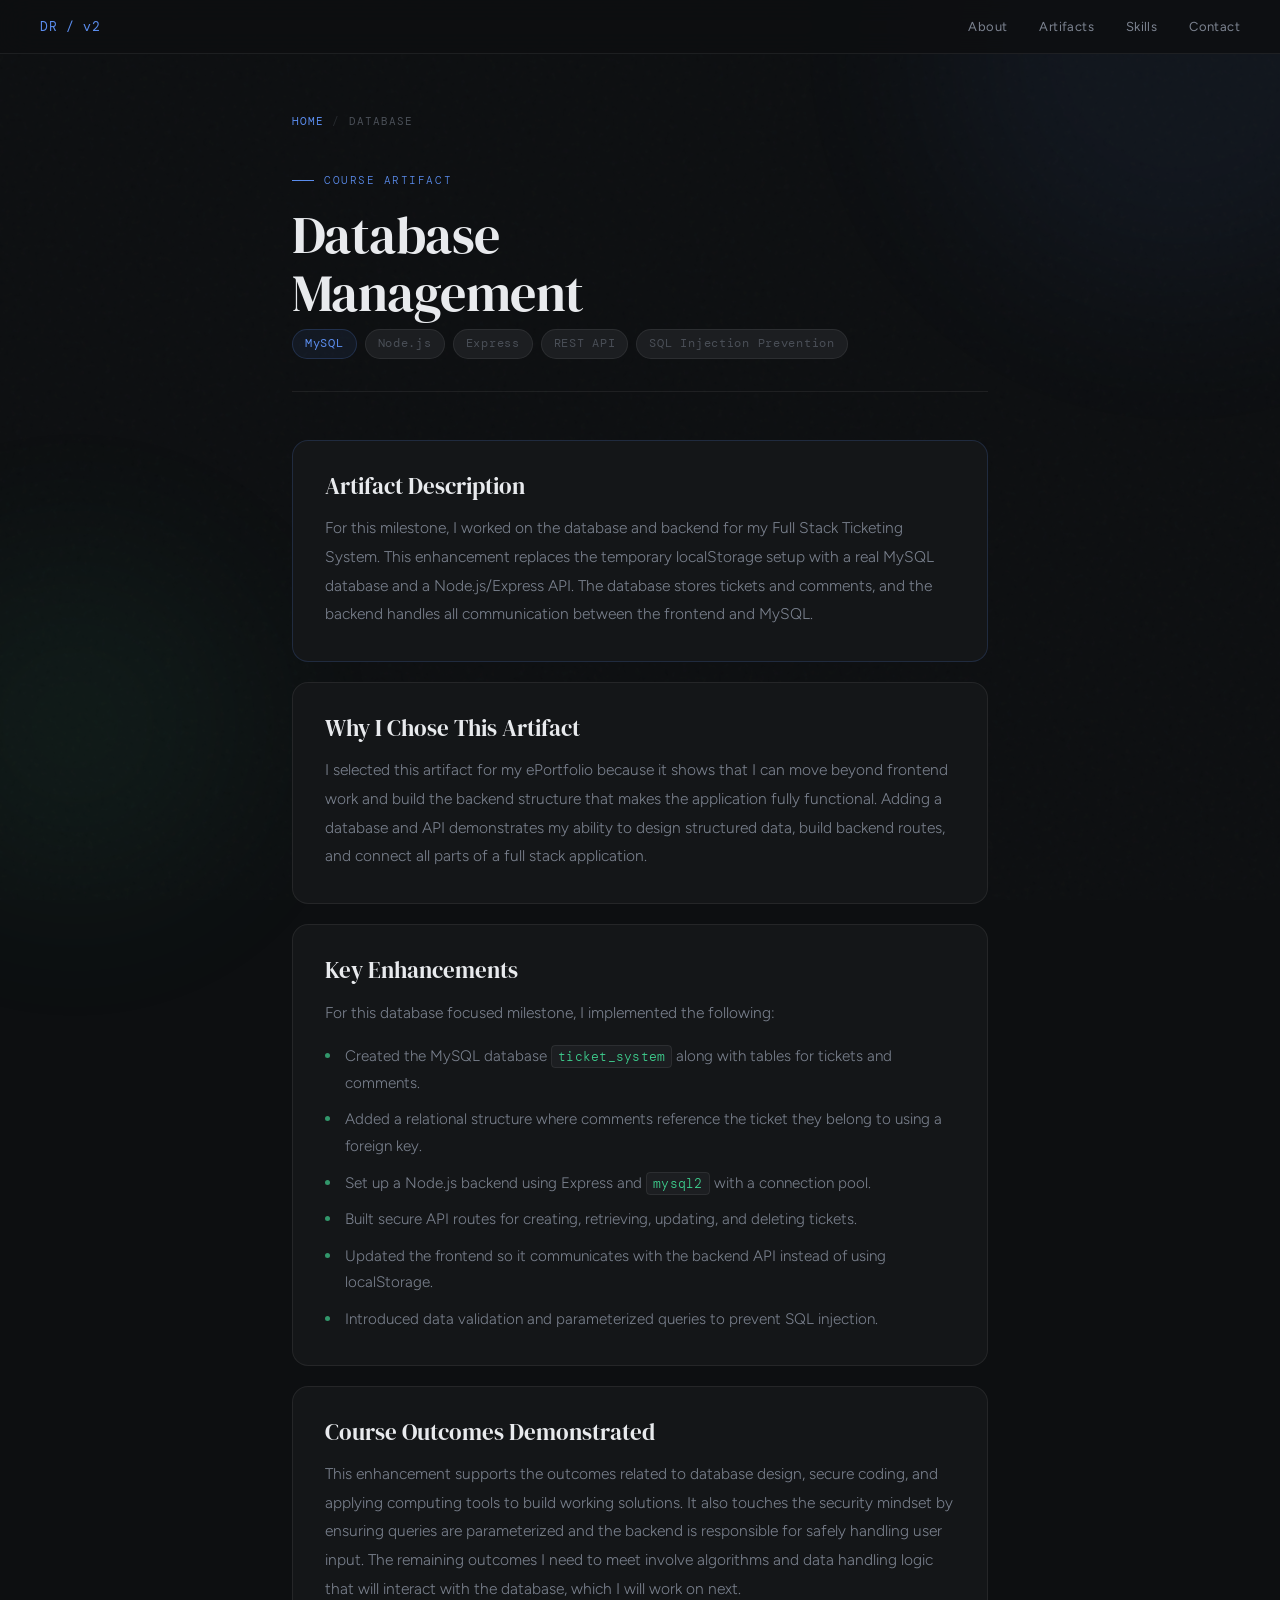
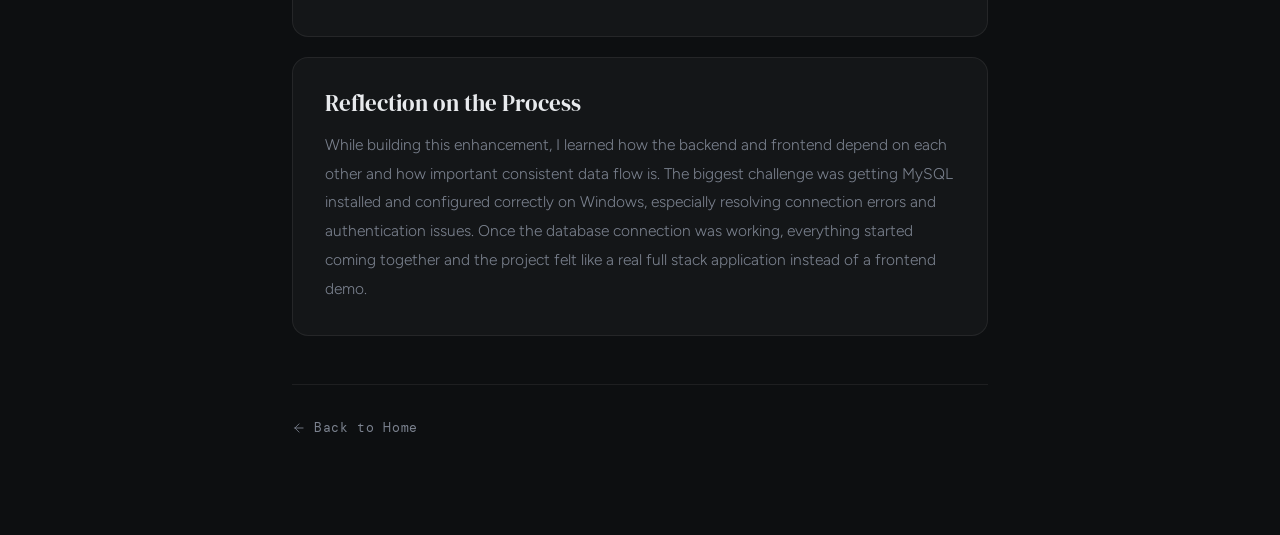
<file: database.html>
<!DOCTYPE html>
<html lang="en">
<head>
<meta charset="UTF-8" />
<meta name="viewport" content="width=device-width, initial-scale=1.0" />
<title>Database | David Rahmey</title>
<link rel="preconnect" href="https://fonts.googleapis.com" />
<link rel="preconnect" href="https://fonts.gstatic.com" crossorigin />
<link href="https://fonts.googleapis.com/css2?family=DM+Serif+Display:ital@0;1&family=DM+Mono:wght@400;500&family=Figtree:wght@300;400;500;600&display=swap" rel="stylesheet" />
<style>
*, *::before, *::after { box-sizing: border-box; margin: 0; padding: 0; }
:root {
  --bg: #0d0f11; --bg2: #141618; --bg3: #1c1e21; --surface: #1e2124;
  --border: rgba(255,255,255,0.07); --border-hover: rgba(255,255,255,0.14);
  --accent: #5b8dee; --accent2: #3ecf8e;
  --text: #e8eaed; --text-muted: #7c8390; --text-dim: #4a4f57;
  --serif: "DM Serif Display", Georgia, serif;
  --mono: "DM Mono", monospace;
  --sans: "Figtree", system-ui, sans-serif;
  --radius: 10px; --radius-lg: 16px; --max: 760px;
}
html { scroll-behavior: smooth; }
body { font-family: var(--sans); background: var(--bg); color: var(--text); line-height: 1.65; min-height: 100vh; overflow-x: hidden; }
body::before { content: ""; position: fixed; inset: 0; background-image: url("data:image/svg+xml,%3Csvg viewBox='0 0 200 200' xmlns='http://www.w3.org/2000/svg'%3E%3Cfilter id='n'%3E%3CfeTurbulence type='fractalNoise' baseFrequency='0.75' numOctaves='4' stitchTiles='stitch'/%3E%3C/filter%3E%3Crect width='100%25' height='100%25' filter='url(%23n)' opacity='0.04'/%3E%3C/svg%3E"); pointer-events: none; z-index: 0; opacity: 0.5; }
nav { position: fixed; top: 0; left: 0; right: 0; z-index: 100; display: flex; align-items: center; justify-content: space-between; padding: 1rem 2.5rem; border-bottom: 1px solid var(--border); background: rgba(13,15,17,0.85); backdrop-filter: blur(16px); -webkit-backdrop-filter: blur(16px); }
.nav-logo { font-family: var(--mono); font-size: 13px; color: var(--accent); letter-spacing: 0.05em; text-decoration: none; }
.nav-links { display: flex; flex-direction: row; gap: 2rem; list-style: none; margin: 0; padding: 0; }
.nav-links li { display: inline; }
.nav-links a { font-size: 13px; color: var(--text-muted); text-decoration: none; letter-spacing: 0.03em; transition: color 0.2s; }
.nav-links a:hover { color: var(--text); }
.page-wrap { position: relative; z-index: 1; max-width: var(--max); margin: 0 auto; padding: 7rem 2rem 6rem; }
.breadcrumb { display: flex; align-items: center; gap: 8px; font-family: var(--mono); font-size: 11px; color: var(--text-dim); letter-spacing: 0.1em; text-transform: uppercase; margin-bottom: 2.5rem; }
.breadcrumb a { color: var(--accent); text-decoration: none; }
.breadcrumb a:hover { text-decoration: underline; }
.breadcrumb span { opacity: 0.4; }
.artifact-label { font-family: var(--mono); font-size: 11px; color: var(--accent); letter-spacing: 0.14em; text-transform: uppercase; margin-bottom: 1rem; display: flex; align-items: center; gap: 10px; }
.artifact-label::before { content: ""; display: inline-block; width: 22px; height: 1px; background: var(--accent); }
h1 { font-family: var(--serif); font-size: clamp(2rem, 5vw, 3.25rem); font-weight: 400; line-height: 1.1; letter-spacing: -0.01em; margin-bottom: 0.5rem; color: var(--text); }
.page-meta { font-family: var(--mono); font-size: 12px; color: var(--text-dim); margin-bottom: 3rem; padding-bottom: 2rem; border-bottom: 1px solid var(--border); display: flex; gap: 8px; flex-wrap: wrap; }
.meta-pill { background: var(--bg3); border: 1px solid var(--border); border-radius: 999px; padding: 4px 12px; color: var(--text-dim); letter-spacing: 0.06em; }
.meta-pill.accent { background: rgba(91,141,238,0.08); border-color: rgba(91,141,238,0.2); color: var(--accent); }
h2 { font-family: var(--serif); font-size: 1.45rem; font-weight: 400; color: var(--text); margin-bottom: 0.85rem; line-height: 1.2; }
p { font-size: 0.97rem; color: var(--text-muted); line-height: 1.85; font-weight: 300; margin-bottom: 1rem; }
p:last-child { margin-bottom: 0; }
ul { margin: 0.75rem 0 0 0; padding: 0; list-style: none; display: flex; flex-direction: column; gap: 10px; }
ul li { font-size: 0.95rem; color: var(--text-muted); line-height: 1.75; font-weight: 300; padding-left: 1.25rem; position: relative; }
ul li::before { content: ""; position: absolute; left: 0; top: 0.65em; width: 5px; height: 5px; border-radius: 50%; background: var(--accent2); opacity: 0.7; }
code { font-family: var(--mono); font-size: 0.83em; background: var(--bg3); border: 1px solid var(--border); border-radius: 4px; padding: 2px 6px; color: var(--accent2); letter-spacing: 0.02em; }
.section-block { background: var(--bg2); border: 1px solid var(--border); border-radius: var(--radius-lg); padding: 2rem; margin-bottom: 1.25rem; }
.section-block.highlight { border-color: rgba(91,141,238,0.18); }
.back-row { margin-top: 3rem; padding-top: 2rem; border-top: 1px solid var(--border); display: flex; align-items: center; }
.back-link { display: inline-flex; align-items: center; gap: 8px; font-size: 13px; font-family: var(--mono); letter-spacing: 0.05em; color: var(--text-muted); text-decoration: none; transition: color 0.2s; }
.back-link:hover { color: var(--accent); }
.back-link svg { width: 14px; height: 14px; stroke: currentColor; fill: none; stroke-linecap: round; stroke-linejoin: round; stroke-width: 1.5; }
.video-wrap { border-radius: var(--radius-lg); overflow: hidden; border: 1px solid var(--border); background: var(--bg3); aspect-ratio: 16/9; margin: 1.25rem 0 0.75rem; }
.video-wrap iframe { width: 100%; height: 100%; border: none; display: block; }
.glow { position: fixed; border-radius: 50%; filter: blur(90px); pointer-events: none; z-index: 0; opacity: 0.06; }
.glow-1 { width: 500px; height: 500px; background: #5b8dee; top: -200px; right: -150px; }
.glow-2 { width: 350px; height: 350px; background: #3ecf8e; bottom: 0; left: -100px; }
</style>
</head>
<body>
<div class="glow glow-1"></div>
<div class="glow glow-2"></div>
<nav>
  <a class="nav-logo" href="index.html">DR / v2</a>
  <ul class="nav-links">
    <a href="index.html#about">About</a>
    <a href="index.html#projects">Artifacts</a>
    <a href="index.html#skills">Skills</a>
    <a href="index.html#contact">Contact</a>
  </ul>
</nav>
<div class="page-wrap">
  <div class="breadcrumb">
    <a href="index.html">Home</a>
    <span>/</span>
    Database
  </div>
  <p class="artifact-label">Course Artifact</p>
  <h1>Database<br/>Management</h1>
  <div class="page-meta">
    <span class="meta-pill accent">MySQL</span><span class="meta-pill">Node.js</span><span class="meta-pill">Express</span><span class="meta-pill">REST API</span><span class="meta-pill">SQL Injection Prevention</span>
  </div>
  <div class="section-block highlight">
    <h2>Artifact Description</h2>
    <p>For this milestone, I worked on the database and backend for my Full Stack Ticketing System. This enhancement replaces the temporary localStorage setup with a real MySQL database and a Node.js/Express API. The database stores tickets and comments, and the backend handles all communication between the frontend and MySQL.</p>
  </div>
  <div class="section-block">
    <h2>Why I Chose This Artifact</h2>
    <p>I selected this artifact for my ePortfolio because it shows that I can move beyond frontend work and build the backend structure that makes the application fully functional. Adding a database and API demonstrates my ability to design structured data, build backend routes, and connect all parts of a full stack application.</p>
  </div>
  <div class="section-block">
    <h2>Key Enhancements</h2>
    <p>For this database focused milestone, I implemented the following:</p>
    <ul>
      <li>Created the MySQL database <code>ticket_system</code> along with tables for tickets and comments.</li>
      <li>Added a relational structure where comments reference the ticket they belong to using a foreign key.</li>
      <li>Set up a Node.js backend using Express and <code>mysql2</code> with a connection pool.</li>
      <li>Built secure API routes for creating, retrieving, updating, and deleting tickets.</li>
      <li>Updated the frontend so it communicates with the backend API instead of using localStorage.</li>
      <li>Introduced data validation and parameterized queries to prevent SQL injection.</li>
    </ul>
  </div>
  <div class="section-block">
    <h2>Course Outcomes Demonstrated</h2>
    <p>This enhancement supports the outcomes related to database design, secure coding, and applying computing tools to build working solutions. It also touches the security mindset by ensuring queries are parameterized and the backend is responsible for safely handling user input. The remaining outcomes I need to meet involve algorithms and data handling logic that will interact with the database, which I will work on next.</p>
  </div>
  <div class="section-block">
    <h2>Reflection on the Process</h2>
    <p>While building this enhancement, I learned how the backend and frontend depend on each other and how important consistent data flow is. The biggest challenge was getting MySQL installed and configured correctly on Windows, especially resolving connection errors and authentication issues. Once the database connection was working, everything started coming together and the project felt like a real full stack application instead of a frontend demo.</p>
  </div>
  <div class="back-row">
    <a class="back-link" href="index.html">
      <svg viewBox="0 0 24 24"><path d="M19 12H5M5 12l7-7M5 12l7 7"/></svg>
      Back to Home
    </a>
  </div>
</div>
</body>
</html>
</file>
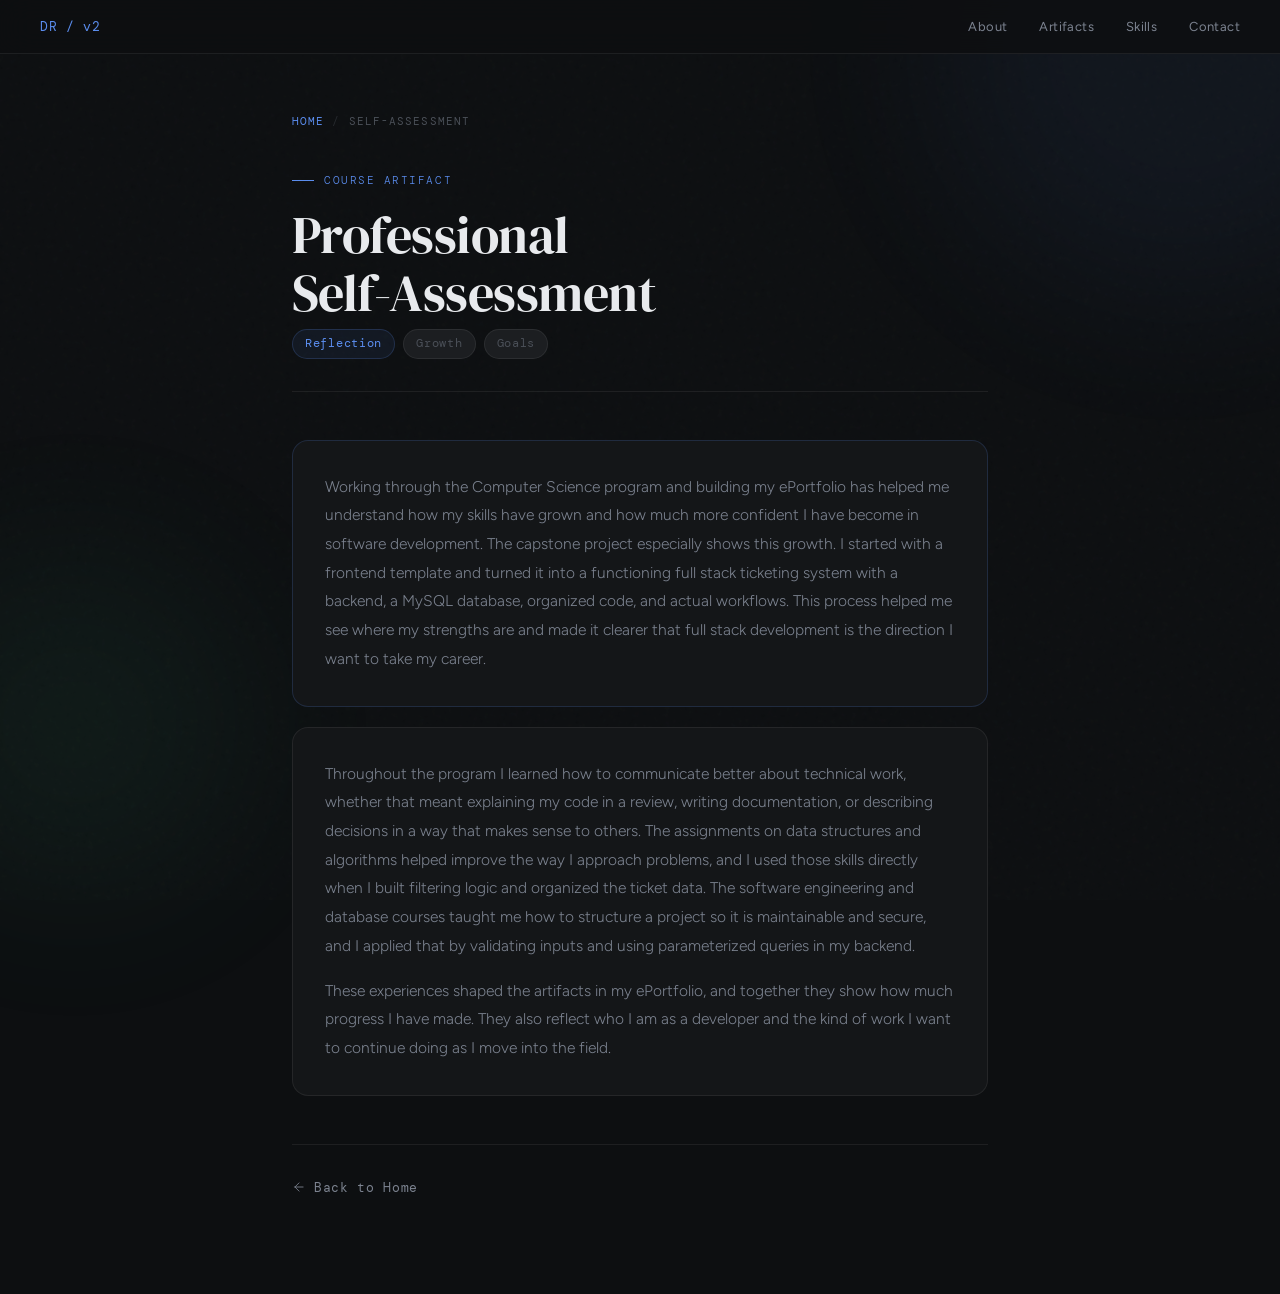
<file: self-assessment.html>
<!DOCTYPE html>
<html lang="en">
<head>
<meta charset="UTF-8" />
<meta name="viewport" content="width=device-width, initial-scale=1.0" />
<title>Professional Self-Assessment | David Rahmey</title>
<link rel="preconnect" href="https://fonts.googleapis.com" />
<link rel="preconnect" href="https://fonts.gstatic.com" crossorigin />
<link href="https://fonts.googleapis.com/css2?family=DM+Serif+Display:ital@0;1&family=DM+Mono:wght@400;500&family=Figtree:wght@300;400;500;600&display=swap" rel="stylesheet" />
<style>
*, *::before, *::after { box-sizing: border-box; margin: 0; padding: 0; }
:root {
  --bg: #0d0f11; --bg2: #141618; --bg3: #1c1e21; --surface: #1e2124;
  --border: rgba(255,255,255,0.07); --border-hover: rgba(255,255,255,0.14);
  --accent: #5b8dee; --accent2: #3ecf8e;
  --text: #e8eaed; --text-muted: #7c8390; --text-dim: #4a4f57;
  --serif: "DM Serif Display", Georgia, serif;
  --mono: "DM Mono", monospace;
  --sans: "Figtree", system-ui, sans-serif;
  --radius: 10px; --radius-lg: 16px; --max: 760px;
}
html { scroll-behavior: smooth; }
body { font-family: var(--sans); background: var(--bg); color: var(--text); line-height: 1.65; min-height: 100vh; overflow-x: hidden; }
body::before { content: ""; position: fixed; inset: 0; background-image: url("data:image/svg+xml,%3Csvg viewBox='0 0 200 200' xmlns='http://www.w3.org/2000/svg'%3E%3Cfilter id='n'%3E%3CfeTurbulence type='fractalNoise' baseFrequency='0.75' numOctaves='4' stitchTiles='stitch'/%3E%3C/filter%3E%3Crect width='100%25' height='100%25' filter='url(%23n)' opacity='0.04'/%3E%3C/svg%3E"); pointer-events: none; z-index: 0; opacity: 0.5; }
nav { position: fixed; top: 0; left: 0; right: 0; z-index: 100; display: flex; align-items: center; justify-content: space-between; padding: 1rem 2.5rem; border-bottom: 1px solid var(--border); background: rgba(13,15,17,0.85); backdrop-filter: blur(16px); -webkit-backdrop-filter: blur(16px); }
.nav-logo { font-family: var(--mono); font-size: 13px; color: var(--accent); letter-spacing: 0.05em; text-decoration: none; }
.nav-links { display: flex; flex-direction: row; gap: 2rem; list-style: none; margin: 0; padding: 0; }
.nav-links li { display: inline; }
.nav-links a { font-size: 13px; color: var(--text-muted); text-decoration: none; letter-spacing: 0.03em; transition: color 0.2s; }
.nav-links a:hover { color: var(--text); }
.page-wrap { position: relative; z-index: 1; max-width: var(--max); margin: 0 auto; padding: 7rem 2rem 6rem; }
.breadcrumb { display: flex; align-items: center; gap: 8px; font-family: var(--mono); font-size: 11px; color: var(--text-dim); letter-spacing: 0.1em; text-transform: uppercase; margin-bottom: 2.5rem; }
.breadcrumb a { color: var(--accent); text-decoration: none; }
.breadcrumb a:hover { text-decoration: underline; }
.breadcrumb span { opacity: 0.4; }
.artifact-label { font-family: var(--mono); font-size: 11px; color: var(--accent); letter-spacing: 0.14em; text-transform: uppercase; margin-bottom: 1rem; display: flex; align-items: center; gap: 10px; }
.artifact-label::before { content: ""; display: inline-block; width: 22px; height: 1px; background: var(--accent); }
h1 { font-family: var(--serif); font-size: clamp(2rem, 5vw, 3.25rem); font-weight: 400; line-height: 1.1; letter-spacing: -0.01em; margin-bottom: 0.5rem; color: var(--text); }
.page-meta { font-family: var(--mono); font-size: 12px; color: var(--text-dim); margin-bottom: 3rem; padding-bottom: 2rem; border-bottom: 1px solid var(--border); display: flex; gap: 8px; flex-wrap: wrap; }
.meta-pill { background: var(--bg3); border: 1px solid var(--border); border-radius: 999px; padding: 4px 12px; color: var(--text-dim); letter-spacing: 0.06em; }
.meta-pill.accent { background: rgba(91,141,238,0.08); border-color: rgba(91,141,238,0.2); color: var(--accent); }
h2 { font-family: var(--serif); font-size: 1.45rem; font-weight: 400; color: var(--text); margin-bottom: 0.85rem; line-height: 1.2; }
p { font-size: 0.97rem; color: var(--text-muted); line-height: 1.85; font-weight: 300; margin-bottom: 1rem; }
p:last-child { margin-bottom: 0; }
ul { margin: 0.75rem 0 0 0; padding: 0; list-style: none; display: flex; flex-direction: column; gap: 10px; }
ul li { font-size: 0.95rem; color: var(--text-muted); line-height: 1.75; font-weight: 300; padding-left: 1.25rem; position: relative; }
ul li::before { content: ""; position: absolute; left: 0; top: 0.65em; width: 5px; height: 5px; border-radius: 50%; background: var(--accent2); opacity: 0.7; }
code { font-family: var(--mono); font-size: 0.83em; background: var(--bg3); border: 1px solid var(--border); border-radius: 4px; padding: 2px 6px; color: var(--accent2); letter-spacing: 0.02em; }
.section-block { background: var(--bg2); border: 1px solid var(--border); border-radius: var(--radius-lg); padding: 2rem; margin-bottom: 1.25rem; }
.section-block.highlight { border-color: rgba(91,141,238,0.18); }
.back-row { margin-top: 3rem; padding-top: 2rem; border-top: 1px solid var(--border); display: flex; align-items: center; }
.back-link { display: inline-flex; align-items: center; gap: 8px; font-size: 13px; font-family: var(--mono); letter-spacing: 0.05em; color: var(--text-muted); text-decoration: none; transition: color 0.2s; }
.back-link:hover { color: var(--accent); }
.back-link svg { width: 14px; height: 14px; stroke: currentColor; fill: none; stroke-linecap: round; stroke-linejoin: round; stroke-width: 1.5; }
.video-wrap { border-radius: var(--radius-lg); overflow: hidden; border: 1px solid var(--border); background: var(--bg3); aspect-ratio: 16/9; margin: 1.25rem 0 0.75rem; }
.video-wrap iframe { width: 100%; height: 100%; border: none; display: block; }
.glow { position: fixed; border-radius: 50%; filter: blur(90px); pointer-events: none; z-index: 0; opacity: 0.06; }
.glow-1 { width: 500px; height: 500px; background: #5b8dee; top: -200px; right: -150px; }
.glow-2 { width: 350px; height: 350px; background: #3ecf8e; bottom: 0; left: -100px; }
</style>
</head>
<body>
<div class="glow glow-1"></div>
<div class="glow glow-2"></div>
<nav>
  <a class="nav-logo" href="index.html">DR / v2</a>
  <ul class="nav-links">
    <a href="index.html#about">About</a>
    <a href="index.html#projects">Artifacts</a>
    <a href="index.html#skills">Skills</a>
    <a href="index.html#contact">Contact</a>
  </ul>
</nav>
<div class="page-wrap">
  <div class="breadcrumb">
    <a href="index.html">Home</a>
    <span>/</span>
    Self-Assessment
  </div>
  <p class="artifact-label">Course Artifact</p>
  <h1>Professional<br/>Self-Assessment</h1>
  <div class="page-meta">
    <span class="meta-pill accent">Reflection</span><span class="meta-pill">Growth</span><span class="meta-pill">Goals</span>
  </div>
  <div class="section-block highlight">
    <p>Working through the Computer Science program and building my ePortfolio has helped me understand how my skills have grown and how much more confident I have become in software development. The capstone project especially shows this growth. I started with a frontend template and turned it into a functioning full stack ticketing system with a backend, a MySQL database, organized code, and actual workflows. This process helped me see where my strengths are and made it clearer that full stack development is the direction I want to take my career.</p>
  </div>
  <div class="section-block">
    <p>Throughout the program I learned how to communicate better about technical work, whether that meant explaining my code in a review, writing documentation, or describing decisions in a way that makes sense to others. The assignments on data structures and algorithms helped improve the way I approach problems, and I used those skills directly when I built filtering logic and organized the ticket data. The software engineering and database courses taught me how to structure a project so it is maintainable and secure, and I applied that by validating inputs and using parameterized queries in my backend.</p><p>These experiences shaped the artifacts in my ePortfolio, and together they show how much progress I have made. They also reflect who I am as a developer and the kind of work I want to continue doing as I move into the field.</p>
  </div>
  <div class="back-row">
    <a class="back-link" href="index.html">
      <svg viewBox="0 0 24 24"><path d="M19 12H5M5 12l7-7M5 12l7 7"/></svg>
      Back to Home
    </a>
  </div>
</div>
</body>
</html>
</file>
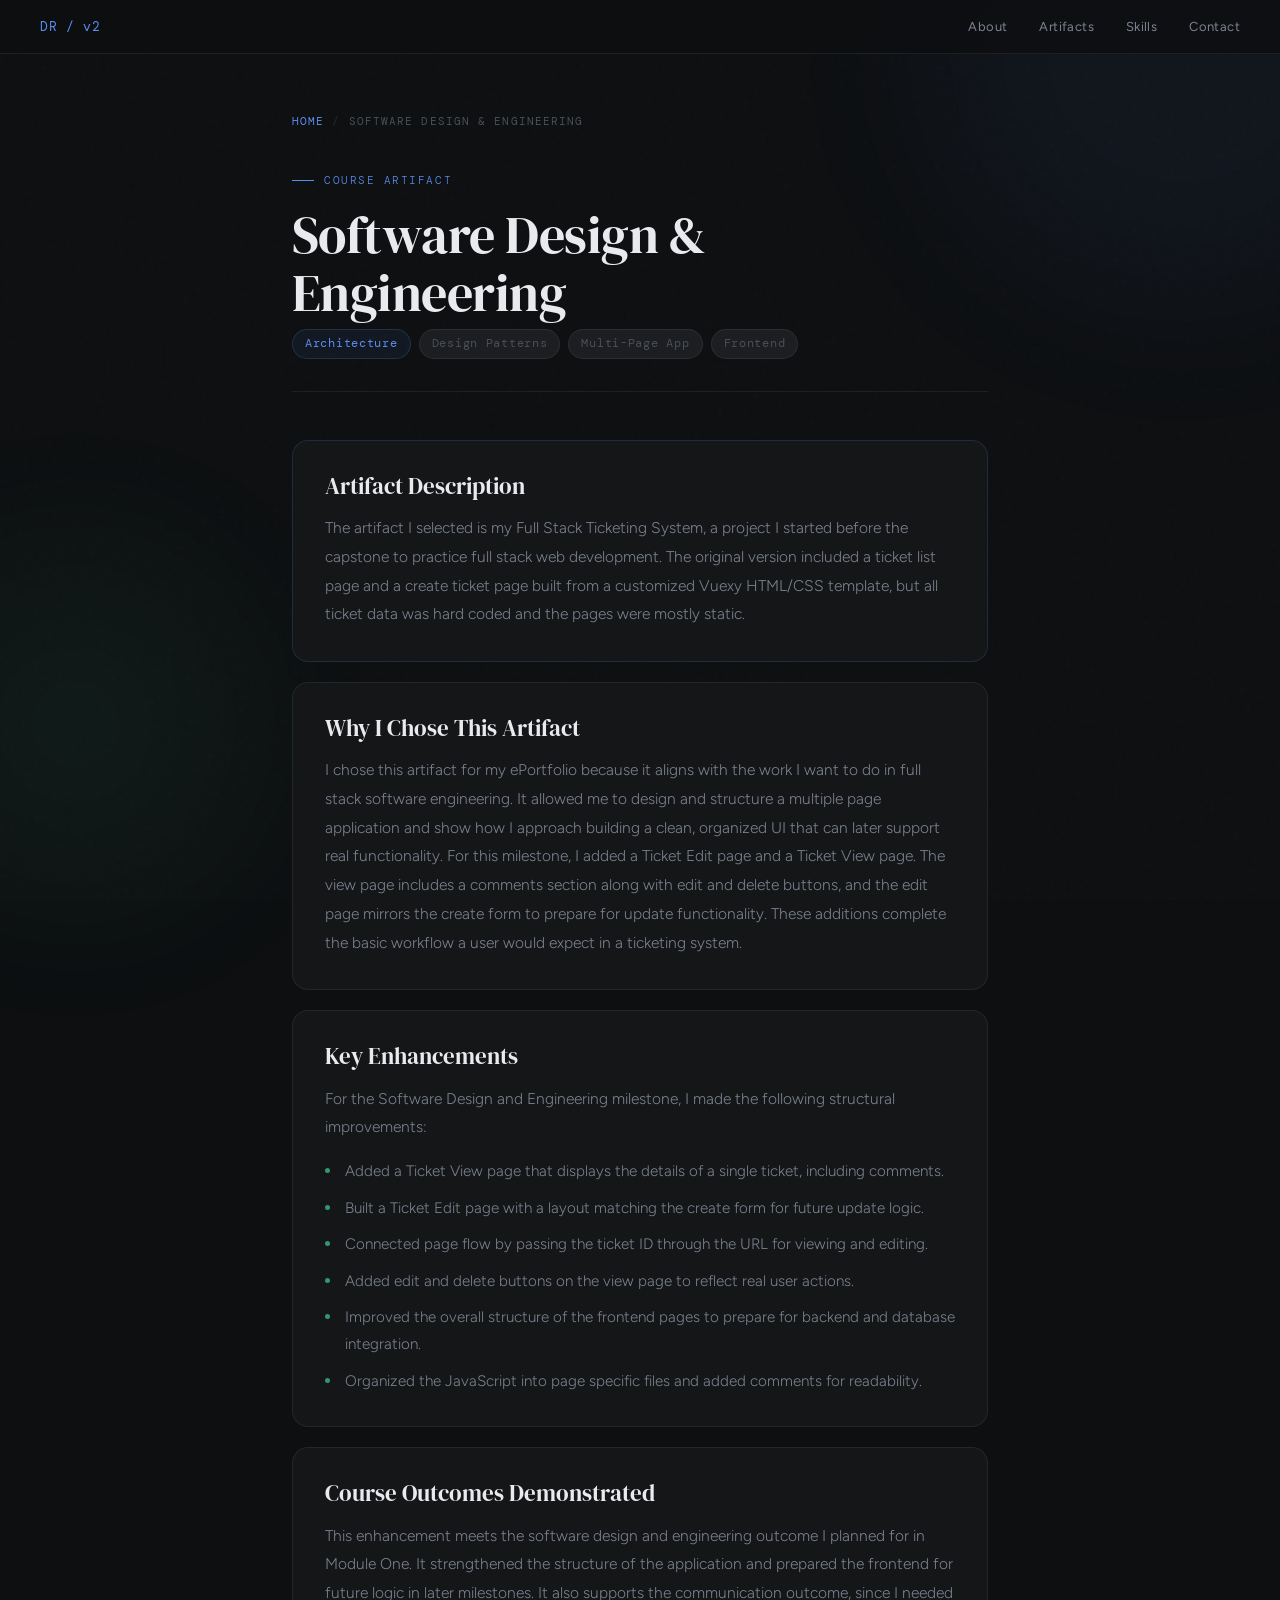
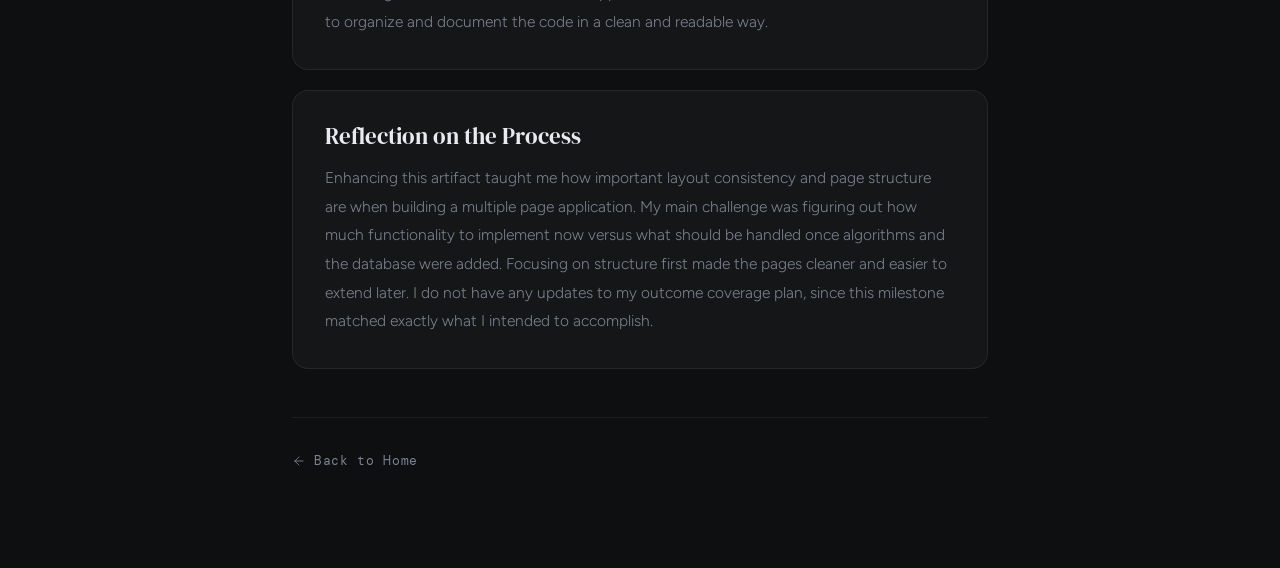
<file: software-design-and-engineering.html>
<!DOCTYPE html>
<html lang="en">
<head>
<meta charset="UTF-8" />
<meta name="viewport" content="width=device-width, initial-scale=1.0" />
<title>Software Design &amp; Engineering | David Rahmey</title>
<link rel="preconnect" href="https://fonts.googleapis.com" />
<link rel="preconnect" href="https://fonts.gstatic.com" crossorigin />
<link href="https://fonts.googleapis.com/css2?family=DM+Serif+Display:ital@0;1&family=DM+Mono:wght@400;500&family=Figtree:wght@300;400;500;600&display=swap" rel="stylesheet" />
<style>
*, *::before, *::after { box-sizing: border-box; margin: 0; padding: 0; }
:root {
  --bg: #0d0f11; --bg2: #141618; --bg3: #1c1e21; --surface: #1e2124;
  --border: rgba(255,255,255,0.07); --border-hover: rgba(255,255,255,0.14);
  --accent: #5b8dee; --accent2: #3ecf8e;
  --text: #e8eaed; --text-muted: #7c8390; --text-dim: #4a4f57;
  --serif: "DM Serif Display", Georgia, serif;
  --mono: "DM Mono", monospace;
  --sans: "Figtree", system-ui, sans-serif;
  --radius: 10px; --radius-lg: 16px; --max: 760px;
}
html { scroll-behavior: smooth; }
body { font-family: var(--sans); background: var(--bg); color: var(--text); line-height: 1.65; min-height: 100vh; overflow-x: hidden; }
body::before { content: ""; position: fixed; inset: 0; background-image: url("data:image/svg+xml,%3Csvg viewBox='0 0 200 200' xmlns='http://www.w3.org/2000/svg'%3E%3Cfilter id='n'%3E%3CfeTurbulence type='fractalNoise' baseFrequency='0.75' numOctaves='4' stitchTiles='stitch'/%3E%3C/filter%3E%3Crect width='100%25' height='100%25' filter='url(%23n)' opacity='0.04'/%3E%3C/svg%3E"); pointer-events: none; z-index: 0; opacity: 0.5; }
nav { position: fixed; top: 0; left: 0; right: 0; z-index: 100; display: flex; align-items: center; justify-content: space-between; padding: 1rem 2.5rem; border-bottom: 1px solid var(--border); background: rgba(13,15,17,0.85); backdrop-filter: blur(16px); -webkit-backdrop-filter: blur(16px); }
.nav-logo { font-family: var(--mono); font-size: 13px; color: var(--accent); letter-spacing: 0.05em; text-decoration: none; }
.nav-links { display: flex; flex-direction: row; gap: 2rem; list-style: none; margin: 0; padding: 0; }
.nav-links li { display: inline; }
.nav-links a { font-size: 13px; color: var(--text-muted); text-decoration: none; letter-spacing: 0.03em; transition: color 0.2s; }
.nav-links a:hover { color: var(--text); }
.page-wrap { position: relative; z-index: 1; max-width: var(--max); margin: 0 auto; padding: 7rem 2rem 6rem; }
.breadcrumb { display: flex; align-items: center; gap: 8px; font-family: var(--mono); font-size: 11px; color: var(--text-dim); letter-spacing: 0.1em; text-transform: uppercase; margin-bottom: 2.5rem; }
.breadcrumb a { color: var(--accent); text-decoration: none; }
.breadcrumb a:hover { text-decoration: underline; }
.breadcrumb span { opacity: 0.4; }
.artifact-label { font-family: var(--mono); font-size: 11px; color: var(--accent); letter-spacing: 0.14em; text-transform: uppercase; margin-bottom: 1rem; display: flex; align-items: center; gap: 10px; }
.artifact-label::before { content: ""; display: inline-block; width: 22px; height: 1px; background: var(--accent); }
h1 { font-family: var(--serif); font-size: clamp(2rem, 5vw, 3.25rem); font-weight: 400; line-height: 1.1; letter-spacing: -0.01em; margin-bottom: 0.5rem; color: var(--text); }
.page-meta { font-family: var(--mono); font-size: 12px; color: var(--text-dim); margin-bottom: 3rem; padding-bottom: 2rem; border-bottom: 1px solid var(--border); display: flex; gap: 8px; flex-wrap: wrap; }
.meta-pill { background: var(--bg3); border: 1px solid var(--border); border-radius: 999px; padding: 4px 12px; color: var(--text-dim); letter-spacing: 0.06em; }
.meta-pill.accent { background: rgba(91,141,238,0.08); border-color: rgba(91,141,238,0.2); color: var(--accent); }
h2 { font-family: var(--serif); font-size: 1.45rem; font-weight: 400; color: var(--text); margin-bottom: 0.85rem; line-height: 1.2; }
p { font-size: 0.97rem; color: var(--text-muted); line-height: 1.85; font-weight: 300; margin-bottom: 1rem; }
p:last-child { margin-bottom: 0; }
ul { margin: 0.75rem 0 0 0; padding: 0; list-style: none; display: flex; flex-direction: column; gap: 10px; }
ul li { font-size: 0.95rem; color: var(--text-muted); line-height: 1.75; font-weight: 300; padding-left: 1.25rem; position: relative; }
ul li::before { content: ""; position: absolute; left: 0; top: 0.65em; width: 5px; height: 5px; border-radius: 50%; background: var(--accent2); opacity: 0.7; }
code { font-family: var(--mono); font-size: 0.83em; background: var(--bg3); border: 1px solid var(--border); border-radius: 4px; padding: 2px 6px; color: var(--accent2); letter-spacing: 0.02em; }
.section-block { background: var(--bg2); border: 1px solid var(--border); border-radius: var(--radius-lg); padding: 2rem; margin-bottom: 1.25rem; }
.section-block.highlight { border-color: rgba(91,141,238,0.18); }
.back-row { margin-top: 3rem; padding-top: 2rem; border-top: 1px solid var(--border); display: flex; align-items: center; }
.back-link { display: inline-flex; align-items: center; gap: 8px; font-size: 13px; font-family: var(--mono); letter-spacing: 0.05em; color: var(--text-muted); text-decoration: none; transition: color 0.2s; }
.back-link:hover { color: var(--accent); }
.back-link svg { width: 14px; height: 14px; stroke: currentColor; fill: none; stroke-linecap: round; stroke-linejoin: round; stroke-width: 1.5; }
.video-wrap { border-radius: var(--radius-lg); overflow: hidden; border: 1px solid var(--border); background: var(--bg3); aspect-ratio: 16/9; margin: 1.25rem 0 0.75rem; }
.video-wrap iframe { width: 100%; height: 100%; border: none; display: block; }
.glow { position: fixed; border-radius: 50%; filter: blur(90px); pointer-events: none; z-index: 0; opacity: 0.06; }
.glow-1 { width: 500px; height: 500px; background: #5b8dee; top: -200px; right: -150px; }
.glow-2 { width: 350px; height: 350px; background: #3ecf8e; bottom: 0; left: -100px; }
</style>
</head>
<body>
<div class="glow glow-1"></div>
<div class="glow glow-2"></div>
<nav>
  <a class="nav-logo" href="index.html">DR / v2</a>
  <ul class="nav-links">
    <a href="index.html#about">About</a>
    <a href="index.html#projects">Artifacts</a>
    <a href="index.html#skills">Skills</a>
    <a href="index.html#contact">Contact</a>
  </ul>
</nav>
<div class="page-wrap">
  <div class="breadcrumb">
    <a href="index.html">Home</a>
    <span>/</span>
    Software Design &amp; Engineering
  </div>
  <p class="artifact-label">Course Artifact</p>
  <h1>Software Design &amp;<br/>Engineering</h1>
  <div class="page-meta">
    <span class="meta-pill accent">Architecture</span><span class="meta-pill">Design Patterns</span><span class="meta-pill">Multi-Page App</span><span class="meta-pill">Frontend</span>
  </div>
  <div class="section-block highlight">
    <h2>Artifact Description</h2>
    <p>The artifact I selected is my Full Stack Ticketing System, a project I started before the capstone to practice full stack web development. The original version included a ticket list page and a create ticket page built from a customized Vuexy HTML/CSS template, but all ticket data was hard coded and the pages were mostly static.</p>
  </div>
  <div class="section-block">
    <h2>Why I Chose This Artifact</h2>
    <p>I chose this artifact for my ePortfolio because it aligns with the work I want to do in full stack software engineering. It allowed me to design and structure a multiple page application and show how I approach building a clean, organized UI that can later support real functionality. For this milestone, I added a Ticket Edit page and a Ticket View page. The view page includes a comments section along with edit and delete buttons, and the edit page mirrors the create form to prepare for update functionality. These additions complete the basic workflow a user would expect in a ticketing system.</p>
  </div>
  <div class="section-block">
    <h2>Key Enhancements</h2>
    <p>For the Software Design and Engineering milestone, I made the following structural improvements:</p>
    <ul>
      <li>Added a Ticket View page that displays the details of a single ticket, including comments.</li>
      <li>Built a Ticket Edit page with a layout matching the create form for future update logic.</li>
      <li>Connected page flow by passing the ticket ID through the URL for viewing and editing.</li>
      <li>Added edit and delete buttons on the view page to reflect real user actions.</li>
      <li>Improved the overall structure of the frontend pages to prepare for backend and database integration.</li>
      <li>Organized the JavaScript into page specific files and added comments for readability.</li>
    </ul>
  </div>
  <div class="section-block">
    <h2>Course Outcomes Demonstrated</h2>
    <p>This enhancement meets the software design and engineering outcome I planned for in Module One. It strengthened the structure of the application and prepared the frontend for future logic in later milestones. It also supports the communication outcome, since I needed to organize and document the code in a clean and readable way.</p>
  </div>
  <div class="section-block">
    <h2>Reflection on the Process</h2>
    <p>Enhancing this artifact taught me how important layout consistency and page structure are when building a multiple page application. My main challenge was figuring out how much functionality to implement now versus what should be handled once algorithms and the database were added. Focusing on structure first made the pages cleaner and easier to extend later. I do not have any updates to my outcome coverage plan, since this milestone matched exactly what I intended to accomplish.</p>
  </div>
  <div class="back-row">
    <a class="back-link" href="index.html">
      <svg viewBox="0 0 24 24"><path d="M19 12H5M5 12l7-7M5 12l7 7"/></svg>
      Back to Home
    </a>
  </div>
</div>
</body>
</html>
</file>
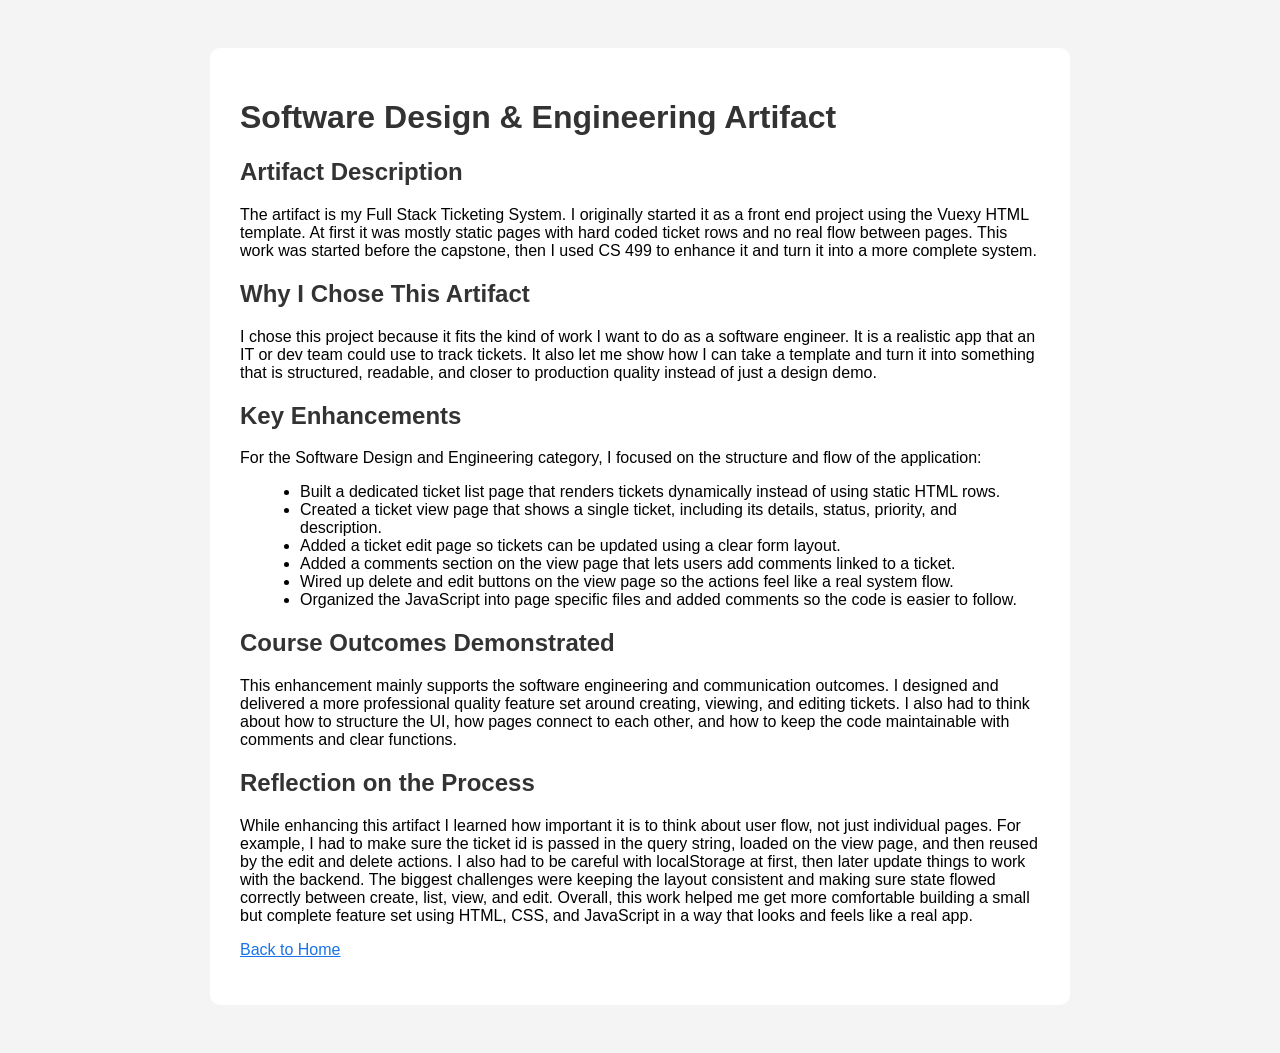
<file: software-design.html>
<!DOCTYPE html>
<html lang="en">
<head>
  <meta charset="UTF-8" />
  <title>Software Design & Engineering Artifact - Ticketing System</title>
  <meta name="viewport" content="width=device-width, initial-scale=1.0" />
  <style>
    body { font-family: Arial, sans-serif; padding: 40px; background: #f4f4f4; }
    .container { max-width: 800px; margin: 0 auto; background: white; padding: 30px; border-radius: 10px; }
    h1, h2, h3 { color: #333; }
    a { color: #1a73e8; }
    ul { margin-left: 20px; }
  </style>
</head>
<body>
  <div class="container">
    <h1>Software Design & Engineering Artifact</h1>

    <h2>Artifact Description</h2>
    <p>
      The artifact is my Full Stack Ticketing System. I originally started it as a front end project using the Vuexy HTML template. At first it was mostly static pages with hard coded ticket rows and no real flow between pages. This work was started before the capstone, then I used CS 499 to enhance it and turn it into a more complete system.
    </p>

    <h2>Why I Chose This Artifact</h2>
    <p>
      I chose this project because it fits the kind of work I want to do as a software engineer. It is a realistic app that an IT or dev team could use to track tickets. It also let me show how I can take a template and turn it into something that is structured, readable, and closer to production quality instead of just a design demo.
    </p>

    <h2>Key Enhancements</h2>
    <p>For the Software Design and Engineering category, I focused on the structure and flow of the application:</p>
    <ul>
      <li>Built a dedicated ticket list page that renders tickets dynamically instead of using static HTML rows.</li>
      <li>Created a ticket view page that shows a single ticket, including its details, status, priority, and description.</li>
      <li>Added a ticket edit page so tickets can be updated using a clear form layout.</li>
      <li>Added a comments section on the view page that lets users add comments linked to a ticket.</li>
      <li>Wired up delete and edit buttons on the view page so the actions feel like a real system flow.</li>
      <li>Organized the JavaScript into page specific files and added comments so the code is easier to follow.</li>
    </ul>

    <h2>Course Outcomes Demonstrated</h2>
    <p>
      This enhancement mainly supports the software engineering and communication outcomes. I designed and delivered a more professional quality feature set around creating, viewing, and editing tickets. I also had to think about how to structure the UI, how pages connect to each other, and how to keep the code maintainable with comments and clear functions.
    </p>

    <h2>Reflection on the Process</h2>
    <p>
      While enhancing this artifact I learned how important it is to think about user flow, not just individual pages. For example, I had to make sure the ticket id is passed in the query string, loaded on the view page, and then reused by the edit and delete actions. I also had to be careful with localStorage at first, then later update things to work with the backend. The biggest challenges were keeping the layout consistent and making sure state flowed correctly between create, list, view, and edit. Overall, this work helped me get more comfortable building a small but complete feature set using HTML, CSS, and JavaScript in a way that looks and feels like a real app.
    </p>

    <p><a href="index.html">Back to Home</a></p>
  </div>
</body>
</html>
</file>
